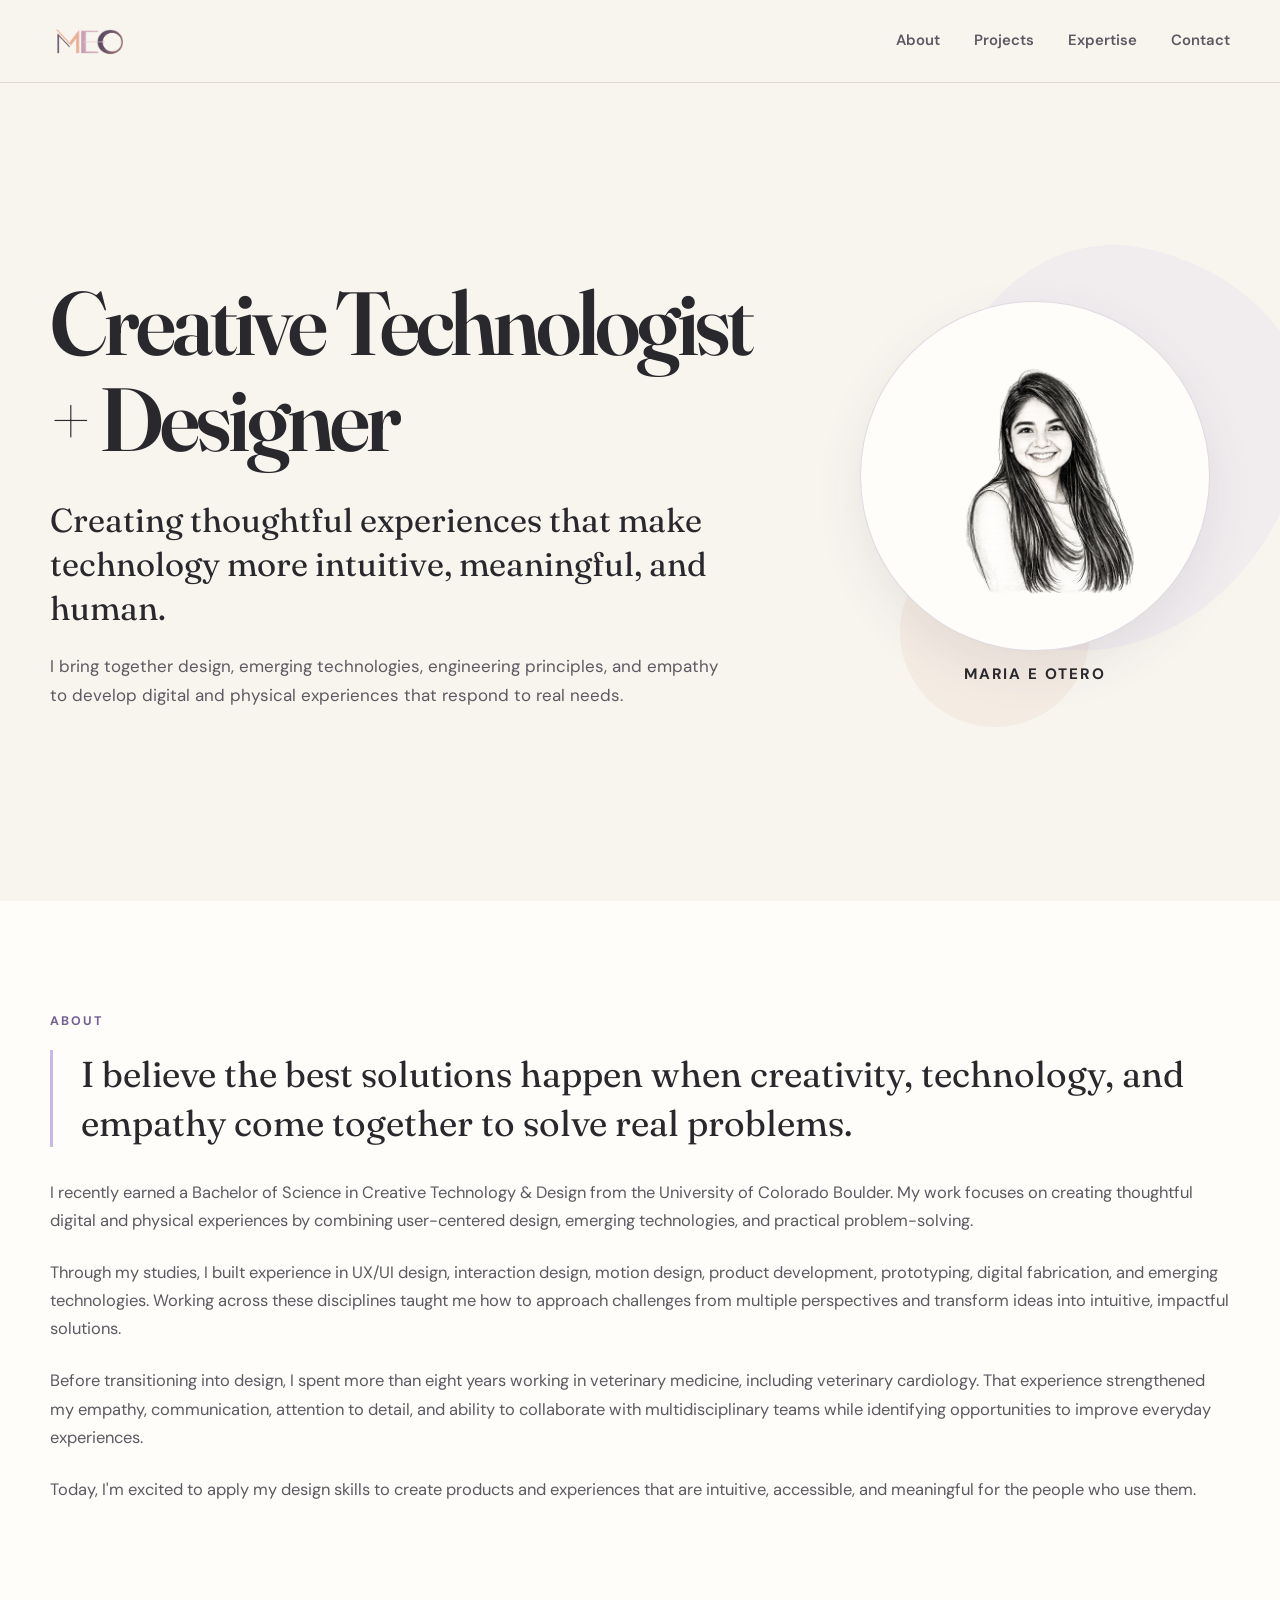
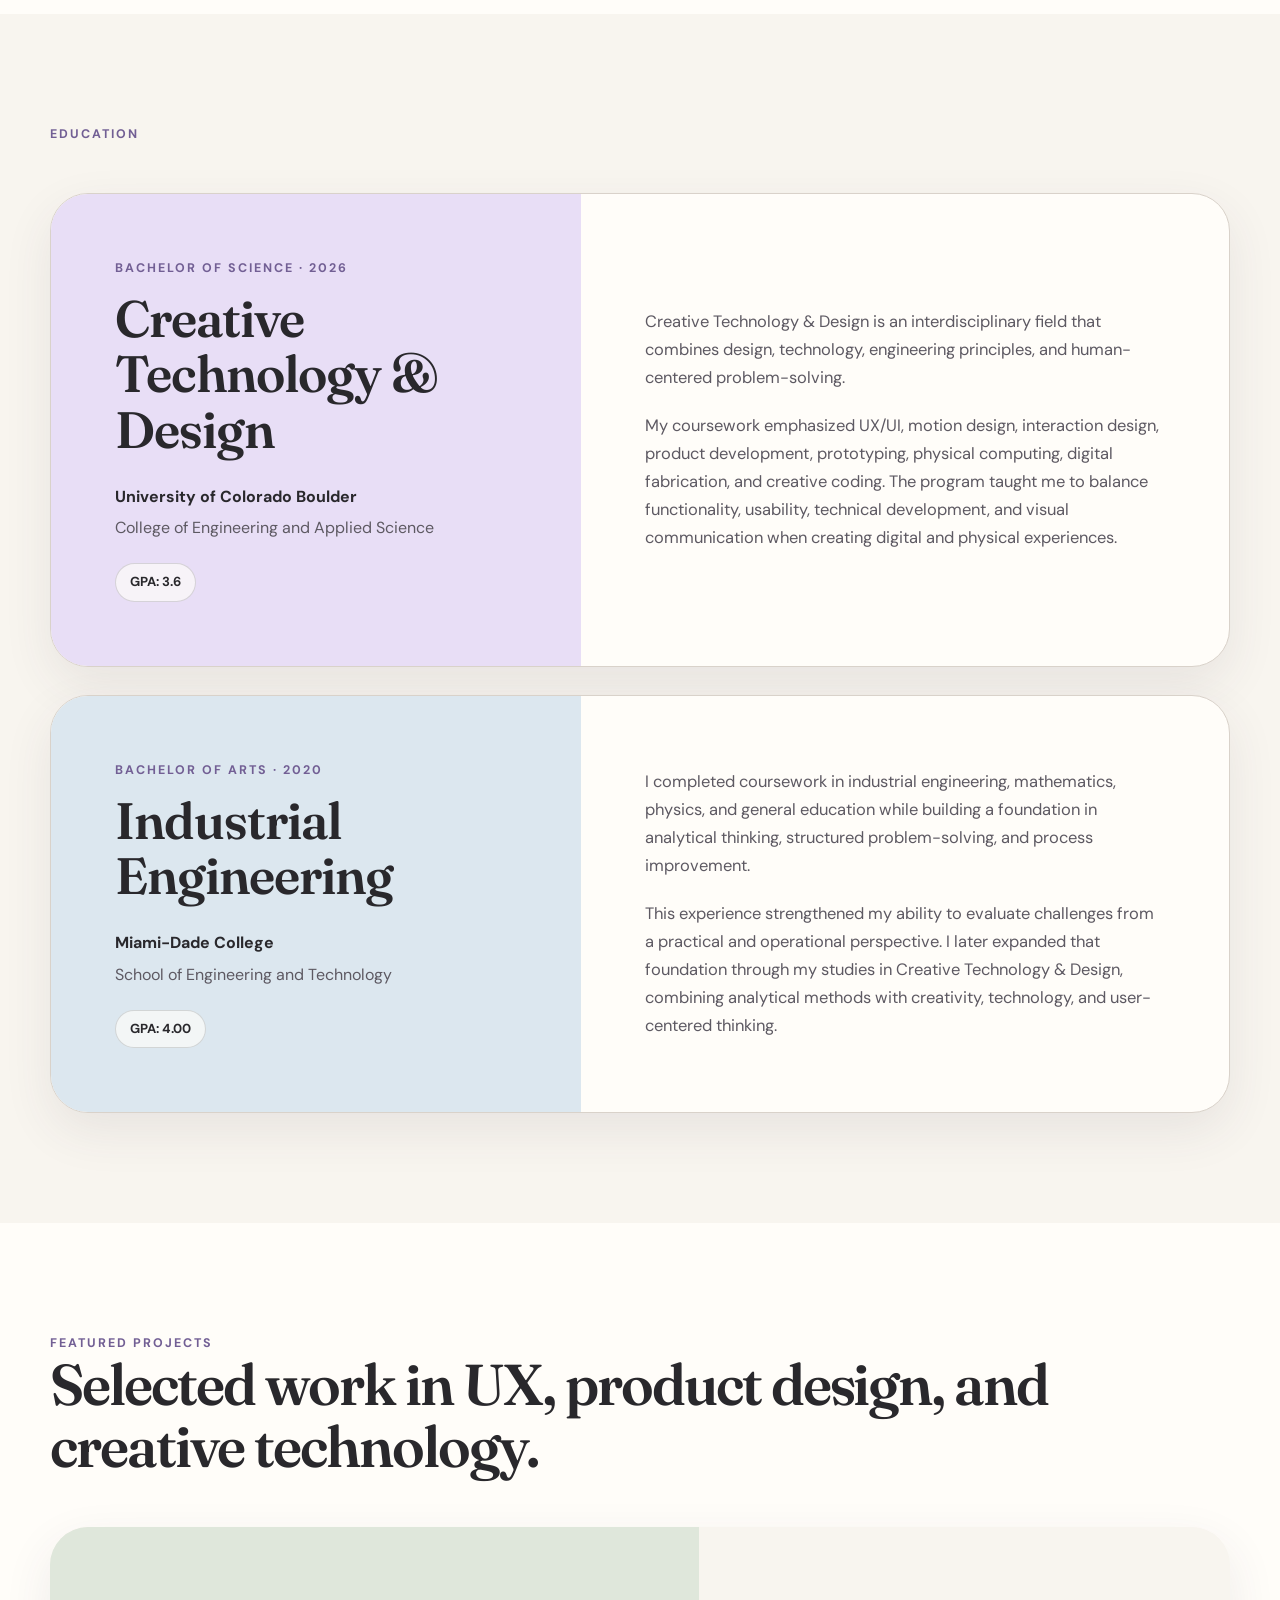
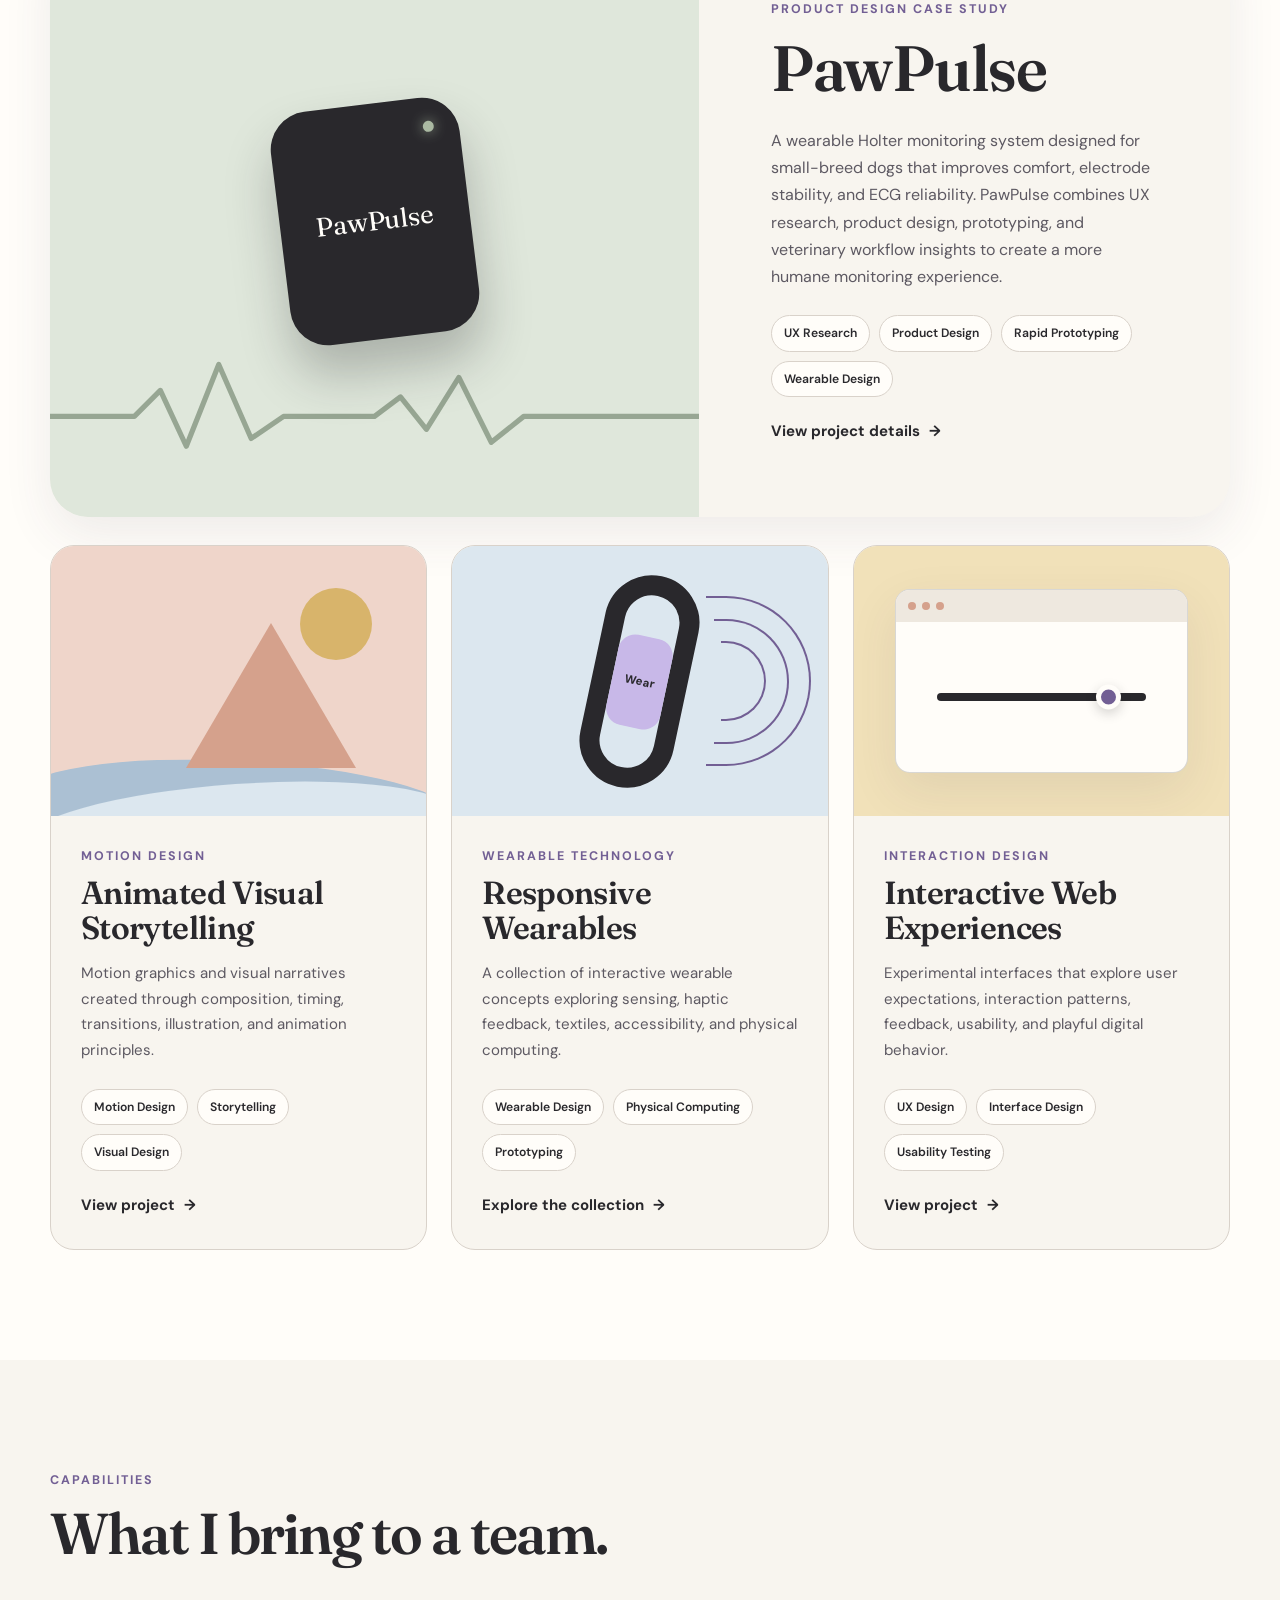
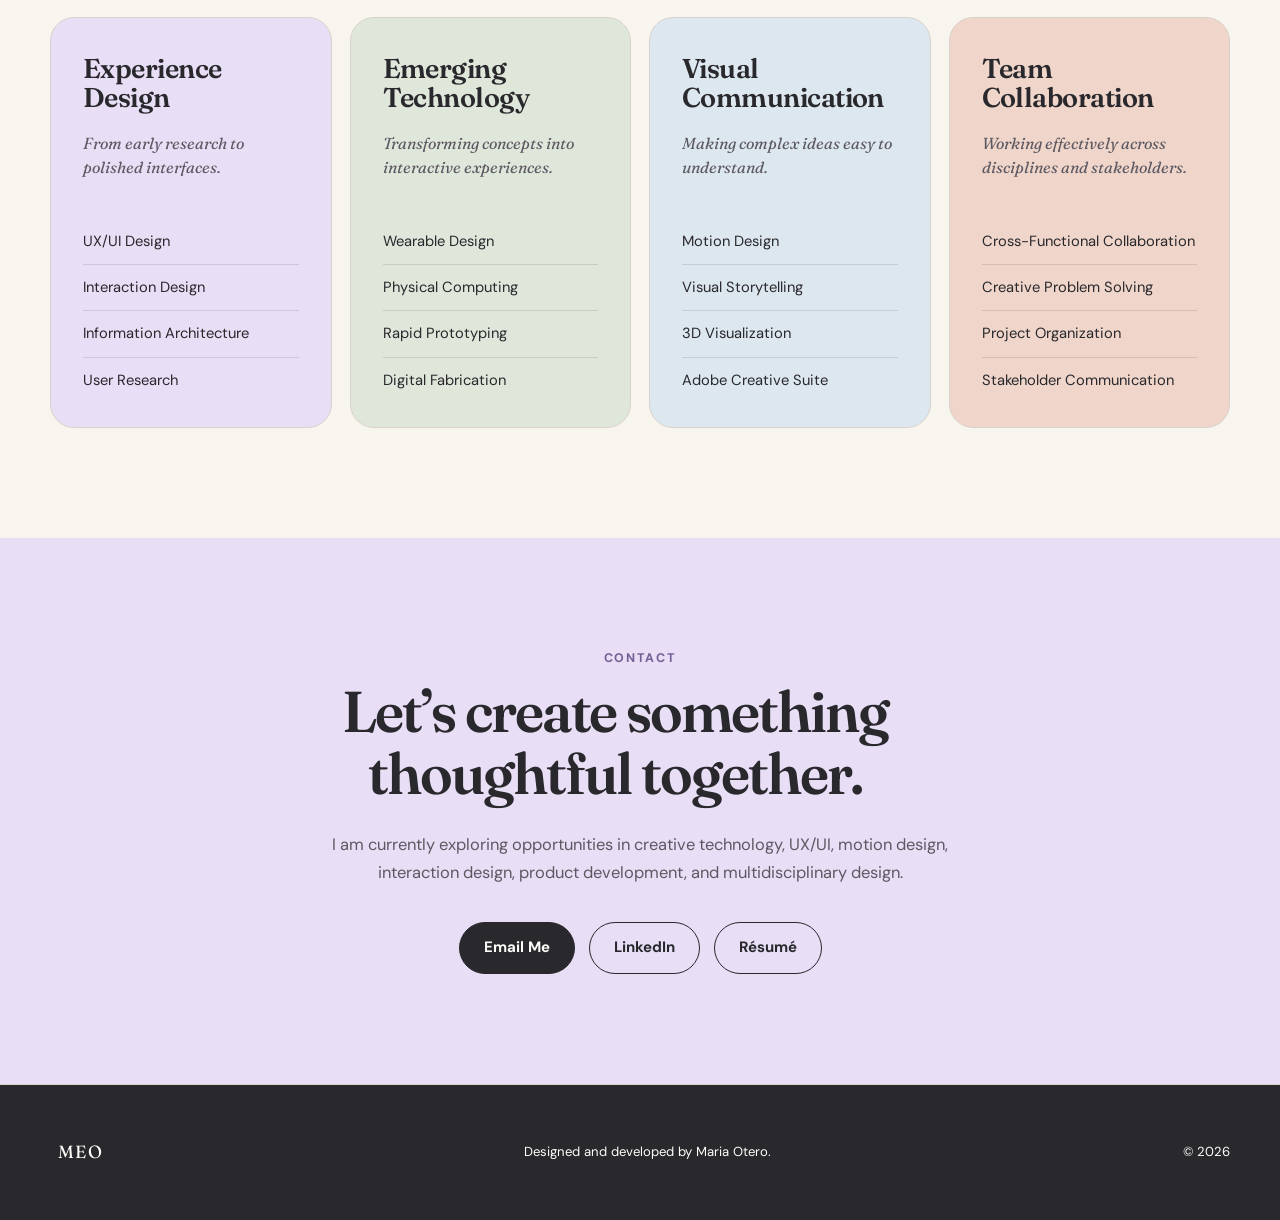
<file: index.html>
<!DOCTYPE html>
<html lang="en">
<head>
  <meta charset="UTF-8">

  <meta
    name="viewport"
    content="width=device-width, initial-scale=1.0"
  >

  <meta
    name="description"
    content="Portfolio of Maria Otero, a Creative Technologist and Designer creating thoughtful digital and physical experiences."
  >

  <title>Maria Otero | Creative Technologist + Designer</title>

  <link rel="stylesheet" href="style.css">
</head>

<body>

  <!-- Header and navigation -->
<header class="site-header">
  <nav class="navigation container" aria-label="Main navigation">

    <a class="brand" href="#home" aria-label="Maria Otero homepage">
  <img
    src="assets/images/meo-logo.png"
    alt="MEO Logo"
    class="brand-logo"
  >
</a>

    <div class="nav-links">
      <a href="#about">About</a>
      <a href="#projects">Projects</a>
      <a href="#expertise">Expertise</a>
      <a href="#contact">Contact</a>
    </div>

  </nav>
  </header>


  <main>

    <!-- Hero -->
<section class="hero section" id="home">
  <div class="hero-layout container">

    <div class="hero-content">

      <h1>Creative Technologist + Designer</h1>

      <p class="hero-tagline">
        Creating thoughtful experiences that make technology more
        intuitive, meaningful, and human.
      </p>

      <p class="hero-description">
        I bring together design, emerging technologies, engineering
        principles, and empathy to develop digital and physical
        experiences that respond to real needs.
      </p>

    </div>

    <div class="hero-art" aria-hidden="true">

      <div class="hero-shape hero-shape-one"></div>
      <div class="hero-shape hero-shape-two"></div>

      <div class="hero-portrait-group">

        <div class="hero-portrait-placeholder">
          <img
            class="hero-portrait"
            src="assets/images/maria-portrait.png"
            alt=""
          >
        </div>

        <p class="hero-portrait-name">Maria E Otero</p>

      </div>

    </div>

  </div>
</section>


    <!-- About -->
    <section class="about section" id="about">
      <div class="container">

        <p class="section-label">About</p>

        <div class="about-introduction">
          <p>
            I believe the best solutions happen when creativity, technology,
            and empathy come together to solve real problems.
          </p>
        </div>

        <div class="about-copy">
          <p>
            I recently earned a Bachelor of Science in Creative Technology & Design from the University of Colorado Boulder. My work focuses on creating thoughtful digital and physical experiences by combining user-centered design, emerging technologies, and practical problem-solving.
          </p>

          <p>
            Through my studies, I built experience in UX/UI design, interaction
    design, motion design, product development, prototyping, digital
    fabrication, and emerging technologies. Working across these disciplines
    taught me how to approach challenges from multiple perspectives and
    transform ideas into intuitive, impactful solutions.
          </p>

          <p>
            Before transitioning into design, I spent more than eight years working
    in veterinary medicine, including veterinary cardiology. That experience
    strengthened my empathy, communication, attention to detail, and ability
    to collaborate with multidisciplinary teams while identifying opportunities
    to improve everyday experiences.
          </p>

          <p>
            Today, I'm excited to apply my design skills to create products and
    experiences that are intuitive, accessible, and meaningful for the people
    who use them.
          </p>
        </div>

      </div>
    </section>


    <!-- Education -->
<section class="education section" id="education">
  <div class="container">

    <div class="section-heading">
      <p class="section-label">Education</p>
    </div>

    <div class="education-list">

      <!-- Creative Technology & Design degree -->
      <article class="education-card education-card-primary">

        <div class="education-main">
          <p class="card-eyebrow">Bachelor of Science · 2026</p>

          <h3>Creative Technology &amp; Design</h3>

          <p class="school-name">
            University of Colorado Boulder
          </p>

          <p class="college-name">
            College of Engineering and Applied Science
          </p>

          <p class="education-grade">
            GPA: 3.6
          </p>
        </div>

        <div class="education-description">
          <p>
            Creative Technology &amp; Design is an interdisciplinary field
            that combines design, technology, engineering principles, and
            human-centered problem-solving.
          </p>

          <p>
            My coursework emphasized UX/UI, motion design, interaction
            design, product development, prototyping, physical computing,
            digital fabrication, and creative coding. The program taught me
            to balance functionality, usability, technical development, and
            visual communication when creating digital and physical
            experiences.
          </p>
        </div>

      </article>


      <!-- Industrial Engineering degree -->
      <article class="education-card education-card-secondary">

        <div class="education-main">
          <p class="card-eyebrow">Bachelor of Arts · 2020</p>

          <h3>Industrial Engineering</h3>

          <p class="school-name">
            Miami-Dade College
          </p>

          <p class="college-name">
            School of Engineering and Technology
          </p>

          <p class="education-grade">
            GPA: 4.00
          </p>
        </div>

        <div class="education-description">
          <p>
            I completed coursework in industrial engineering, mathematics,
            physics, and general education while building a foundation in
            analytical thinking, structured problem-solving, and process
            improvement.
          </p>

          <p>
            This experience strengthened my ability to evaluate challenges
            from a practical and operational perspective. I later expanded
            that foundation through my studies in Creative Technology
            &amp; Design, combining analytical methods with creativity,
            technology, and user-centered thinking.
          </p>
        </div>

      </article>

    </div>

  </div>
</section>


    <!-- Projects -->
<section class="projects section" id="projects">
  <div class="container">

    <div class="section-heading">
      <div>
        <p class="section-label">Featured Projects</p>
        <h2>Selected work in UX, product design, and creative technology.</h2>
      </div>
    </div>

    <!-- Featured project -->
    <article class="featured-project">
      <div class="featured-project-visual">
        <div class="pawpulse-device">
          <span class="device-light"></span>
          <p>PawPulse</p>
        </div>

        <div class="signal-line" aria-hidden="true">
          <svg viewBox="0 0 500 100" role="presentation">
            <polyline
              points="0,55 65,55 85,35 105,78 130,15 155,72 180,55 250,55 270,40 290,65 315,25 340,75 365,55 500,55"
              fill="none"
              stroke="currentColor"
              stroke-width="4"
              stroke-linecap="round"
              stroke-linejoin="round"
            />
          </svg>
        </div>
      </div>

      <div class="featured-project-content">
        <p class="card-eyebrow">Product Design Case Study</p>

        <h3>PawPulse</h3>

        <p>
          A wearable Holter monitoring system designed for small-breed dogs
          that improves comfort, electrode stability, and ECG reliability.
          PawPulse combines UX research, product design, prototyping, and
          veterinary workflow insights to create a more humane monitoring
          experience.
        </p>

        <div class="project-tags">
          <span>UX Research</span>
          <span>Product Design</span>
          <span>Rapid Prototyping</span>
          <span>Wearable Design</span>
        </div>

        <a class="text-link" href="pawpulse.html">
          View project details
          <span aria-hidden="true">→</span>
        </a>
      </div>
    </article>

    <!-- Additional projects -->
    <div class="project-grid">

      <!-- Motion Design -->
      <article class="project-card">
        <div class="project-visual motion-visual" aria-hidden="true">
          <div class="motion-sun"></div>
          <div class="motion-wave wave-one"></div>
          <div class="motion-wave wave-two"></div>
          <div class="motion-volcano"></div>
        </div>

        <div class="project-card-content">
          <p class="card-eyebrow">Motion Design</p>

          <h3>Animated Visual Storytelling</h3>

          <p>
            Motion graphics and visual narratives created through composition,
            timing, transitions, illustration, and animation principles.
          </p>

          <div class="project-tags">
            <span>Motion Design</span>
            <span>Storytelling</span>
            <span>Visual Design</span>
          </div>

          <a class="text-link" href="motion-design.html">
            View project
            <span aria-hidden="true">→</span>
          </a>
        </div>
      </article>

      <!-- Wearable Technology -->
<article class="project-card">
  <div class="project-visual echoband-visual" aria-hidden="true">
    <div class="wristband">
      <div class="wristband-screen">Wear</div>
    </div>

    <span class="echo echo-one"></span>
    <span class="echo echo-two"></span>
    <span class="echo echo-three"></span>
  </div>

  <div class="project-card-content">
    <p class="card-eyebrow">Wearable Technology</p>

    <h3>Responsive Wearables</h3>

    <p>
      A collection of interactive wearable concepts exploring sensing,
      haptic feedback, textiles, accessibility, and physical computing.
    </p>

    <div class="project-tags">
      <span>Wearable Design</span>
      <span>Physical Computing</span>
      <span>Prototyping</span>
    </div>

    <a class="text-link" href="wearable-technology.html">
      Explore the collection
      <span aria-hidden="true">→</span>
    </a>
  </div>
</article>

      <!-- Interactive Web -->
      <article class="project-card">
        <div class="project-visual interaction-visual" aria-hidden="true">
          <div class="browser-window">
            <div class="browser-bar">
              <span></span>
              <span></span>
              <span></span>
            </div>

            <div class="browser-content">
              <div class="volume-control">
                <span class="volume-dot"></span>
              </div>
            </div>
          </div>
        </div>

        <div class="project-card-content">
          <p class="card-eyebrow">Interaction Design</p>

          <h3>Interactive Web Experiences</h3>

          <p>
            Experimental interfaces that explore user expectations,
            interaction patterns, feedback, usability, and playful digital
            behavior.
          </p>

          <div class="project-tags">
            <span>UX Design</span>
            <span>Interface Design</span>
            <span>Usability Testing</span>
          </div>

          <a class="text-link" href="interactive-web.html">
            View project
            <span aria-hidden="true">→</span>
          </a>
        </div>
      </article>

    </div>
  </div>
</section>


    <!-- Capabilities -->
<section class="skills section" id="expertise">
  <div class="container">

    <div class="section-heading">
      <div>
        <p class="section-label">Capabilities</p>

        <h2>What I bring to a team.</h2>
      </div>
    </div>

    <div class="skills-grid">

      <!-- Experience Design -->
      <article class="skill-card">

        <h3>Experience Design</h3>

        <p class="skill-description">
          From early research to polished interfaces.
        </p>

        <ul>
          <li>UX/UI Design</li>
          <li>Interaction Design</li>
          <li>Information Architecture</li>
          <li>User Research</li>
        </ul>

      </article>


      <!-- Emerging Technology -->
      <article class="skill-card">

        <h3>Emerging Technology</h3>

        <p class="skill-description">
          Transforming concepts into interactive experiences.
        </p>

        <ul>
          <li>Wearable Design</li>
          <li>Physical Computing</li>
          <li>Rapid Prototyping</li>
          <li>Digital Fabrication</li>
        </ul>

      </article>


      <!-- Visual Communication -->
      <article class="skill-card">

        <h3>Visual Communication</h3>

        <p class="skill-description">
          Making complex ideas easy to understand.
        </p>

        <ul>
          <li>Motion Design</li>
          <li>Visual Storytelling</li>
          <li>3D Visualization</li>
          <li>Adobe Creative Suite</li>
        </ul>

      </article>


      <!-- Team Collaboration -->
      <article class="skill-card">

        <h3>Team Collaboration</h3>

        <p class="skill-description">
          Working effectively across disciplines and stakeholders.
        </p>

        <ul>
          <li>Cross-Functional Collaboration</li>
          <li>Creative Problem Solving</li>
          <li>Project Organization</li>
          <li>Stakeholder Communication</li>
        </ul>

      </article>

    </div>

  </div>
</section>


    <!-- Contact -->
    <section class="contact section" id="contact">
      <div class="contact-container container">

        <p class="section-label">Contact</p>

        <h2>Let’s create something thoughtful together.</h2>

        <p class="contact-description">
          I am currently exploring opportunities in creative technology,
          UX/UI, motion design, interaction design, product development,
          and multidisciplinary design.
        </p>

        <div class="contact-buttons">
          
          <a
            class="button button-primary"
            href="mailto:meotero.94@gmail.com"
          >
            Email Me
          </a>

          <a
            class="button button-secondary"
            href="https://www.linkedin.com/in/mariae-otero/"
            target="_blank"
            rel="noopener noreferrer"
          >
            LinkedIn
          </a>

          <a
            class="button button-secondary"
            href="assets/resume/Maria-Otero-Resume.pdf"
            target="_blank"
            rel="noopener noreferrer"
          >
            Résumé
          </a>
        </div>

      </div>
    </section>

  </main>


  <!-- Footer -->
  <footer class="site-footer">
    <div class="footer-content container">
      <div class="footer-brand">
        <span class="brand-line"></span>
        <span>MEO</span>
        <span class="brand-line"></span>
      </div>

      <p>Designed and developed by Maria Otero.</p>
      <p>© 2026</p>
    </div>
  </footer>

</body>
</html>
</file>
<file: style.css>
/* -------------------------------------------------
   Google Fonts
-------------------------------------------------- */

@import url("https://fonts.googleapis.com/css2?family=DM+Sans:wght@400;500;600;700&family=Fraunces:opsz,wght@9..144,500;9..144,600;9..144,700&display=swap");


/* -------------------------------------------------
   Brand variables
-------------------------------------------------- */

:root {
  --cream: #f8f5ef;
  --cream-dark: #eee8df;
  --white: #fffdf9;

  --lavender: #c8b8e8;
  --lavender-light: #e8def6;
  --lavender-dark: #725f94;

  --terracotta: #d5a18c;
  --terracotta-light: #efd5ca;

  --sage: #aab9a2;
  --sage-light: #dfe7db;

  --blue: #abc0d3;
  --blue-light: #dce7ef;

  --mustard: #d8b46b;
  --mustard-light: #f1e1b9;

  --ink: #29282c;
  --ink-soft: #5d5962;
  --line: #d9d2ca;

  --heading-font: "Fraunces", Georgia, serif;
  --body-font: "DM Sans", Arial, sans-serif;

  --page-width: 1180px;
  --narrow-width: 850px;

  --radius-small: 14px;
  --radius-medium: 24px;
  --radius-large: 38px;

  --shadow-soft: 0 18px 50px rgba(63, 52, 74, 0.09);
  --transition: 180ms ease;
}


/* -------------------------------------------------
   Reset and global styles
-------------------------------------------------- */

* {
  box-sizing: border-box;
  margin: 0;
  padding: 0;
}

html {
  scroll-behavior: smooth;
}

body {
  background: var(--cream);
  color: var(--ink);
  font-family: var(--body-font);
  font-size: 16px;
  line-height: 1.7;
}

img,
svg {
  display: block;
  max-width: 100%;
}

a {
  color: inherit;
}

button,
a {
  -webkit-tap-highlight-color: transparent;
}

ul {
  list-style: none;
}

section {
  scroll-margin-top: 100px;
}

.container {
  width: min(calc(100% - 40px), var(--page-width));
  margin-inline: auto;
}

.narrow-container {
  max-width: var(--narrow-width);
}

.section {
  padding: 110px 0;
}

.section-label,
.eyebrow,
.card-eyebrow {
  color: var(--lavender-dark);
  font-size: 0.78rem;
  font-weight: 700;
  letter-spacing: 0.16em;
  text-transform: uppercase;
}

.section-heading {
  margin-bottom: 48px;
}

.contact h2 {
  max-width: 800px;
  margin-top: 12px;
}

h1,
h2,
h3 {
  font-family: var(--heading-font);
  font-weight: 600;
  line-height: 1.08;
}

h1 {
  max-width: 900px;
  font-size: clamp(3rem, 7vw, 6.7rem);
  letter-spacing: -0.045em;
}

h2 {
  font-size: clamp(2.2rem, 4.5vw, 4rem);
  letter-spacing: -0.035em;
}

h3 {
  font-size: clamp(1.55rem, 2.5vw, 2.2rem);
  letter-spacing: -0.02em;
}


/* -------------------------------------------------
   Navigation
-------------------------------------------------- */

.site-header {
  position: sticky;
  top: 0;
  z-index: 1000;
  border-bottom: 1px solid rgba(217, 210, 202, 0.75);
  background: rgba(248, 245, 239, 0.9);
  backdrop-filter: blur(14px);
}

.navigation {
  display: flex;
  min-height: 82px;
  align-items: center;
  justify-content: space-between;
}

.brand {
  display: inline-flex;
  align-items: center;
  gap: 8px;
  color: var(--ink);
  text-decoration: none;
}

.brand-logo {
  height: 48px;
  width: auto;
  display: block;
  transition: transform 0.25s ease;
}

.brand:hover .brand-logo {
  transform: scale(1.05);
}

.nav-links {
  display: flex;
  align-items: center;
  gap: 34px;
}

.nav-links a {
  position: relative;
  color: var(--ink-soft);
  font-size: 0.93rem;
  font-weight: 600;
  text-decoration: none;
}

.nav-links a::after {
  position: absolute;
  right: 0;
  bottom: -7px;
  left: 0;
  width: 0;
  height: 2px;
  margin: auto;
  background: var(--lavender-dark);
  content: "";
  transition: width var(--transition);
}

.nav-links a:hover,
.nav-links a:focus-visible {
  color: var(--ink);
}

.nav-links a:hover::after,
.nav-links a:focus-visible::after {
  width: 100%;
}


/* -------------------------------------------------
   Buttons and text links
-------------------------------------------------- */

.button {
  display: inline-flex;
  min-height: 52px;
  align-items: center;
  justify-content: center;
  border: 1px solid var(--ink);
  border-radius: 999px;
  padding: 12px 24px;
  font-size: 0.94rem;
  font-weight: 700;
  text-decoration: none;
  transition:
    transform var(--transition),
    background-color var(--transition),
    color var(--transition),
    box-shadow var(--transition);
}

.button:hover,
.button:focus-visible {
  transform: translateY(-3px);
}

.button-primary {
  background: var(--ink);
  color: var(--white);
}

.button-primary:hover,
.button-primary:focus-visible {
  box-shadow: 0 12px 28px rgba(41, 40, 44, 0.2);
}

.button-secondary {
  background: transparent;
  color: var(--ink);
}

.button-secondary:hover,
.button-secondary:focus-visible {
  background: var(--white);
}

.text-link {
  display: inline-flex;
  align-items: center;
  gap: 9px;
  margin-top: 22px;
  color: var(--ink);
  font-size: 0.94rem;
  font-weight: 700;
  text-decoration: none;
}

.text-link span {
  transition: transform var(--transition);
}

.text-link:hover span,
.text-link:focus-visible span {
  transform: translateX(5px);
}


/* -------------------------------------------------
   Hero
-------------------------------------------------- */

.hero {
  min-height: calc(100vh - 82px);
  display: flex;
  align-items: center;
  overflow: hidden;
}

.hero-layout {
  display: grid;
  align-items: center;
  gap: 65px;
  grid-template-columns: minmax(0, 1.3fr) minmax(320px, 0.7fr);
}

.hero-content {
  position: relative;
  z-index: 2;
}

.hero-content .eyebrow {
  margin-bottom: 20px;
}

.hero-tagline {
  max-width: 710px;
  margin-top: 30px;
  font-family: var(--heading-font);
  font-size: clamp(1.45rem, 2.6vw, 2.2rem);
  line-height: 1.32;
}

.hero-description {
  max-width: 670px;
  margin-top: 22px;
  color: var(--ink-soft);
  font-size: 1.06rem;
}

.hero-buttons {
  display: flex;
  flex-wrap: wrap;
  gap: 14px;
  margin-top: 36px;
}

.hero-art {
  position: relative;
  min-height: 520px;
}

.hero-shape {
  position: absolute;
  border-radius: 50%;
}

.hero-shape-one {
  top: 15px;
  right: -70px;
  width: 360px;
  height: 410px;
  border-radius: 45% 55% 60% 40% / 45% 38% 62% 55%;
  background: var(--lavender-light);
  transform: rotate(10deg);
}

.hero-shape-two {
  right: 140px;
  bottom: 25px;
  width: 190px;
  height: 190px;
  background: var(--terracotta-light);
}

.hero-portrait-placeholder {
  position: absolute;
  top: 95px;
  right: 35px;
  display: flex;
  width: 300px;
  height: 350px;
  flex-direction: column;
  align-items: center;
  justify-content: center;
  border: 1px solid rgba(114, 95, 148, 0.28);
  border-radius: 48% 52% 43% 57% / 50% 43% 57% 50%;
  background: rgba(255, 253, 249, 0.68);
  box-shadow: var(--shadow-soft);
  text-align: center;
  transform: rotate(-3deg);
}

.hero-portrait-placeholder span {
  font-family: var(--heading-font);
  font-size: 4.6rem;
  line-height: 1;
}

.hero-portrait-placeholder p {
  margin-top: 18px;
  color: var(--ink-soft);
  font-size: 0.78rem;
  font-weight: 700;
  letter-spacing: 0.12em;
  line-height: 1.5;
  text-transform: uppercase;
}

.hero-doodle {
  position: absolute;
  right: 180px;
  bottom: 0;
  width: 180px;
  color: var(--lavender-dark);
  transform: rotate(-8deg);
}

/* -------------------------------------------------
   About
-------------------------------------------------- */

.about {
  background: var(--white);
}

.about-introduction {
  margin-top: 18px;
  padding-left: 28px;
  border-left: 3px solid var(--lavender);
}

.about-introduction p {
  font-family: var(--heading-font);
  font-size: clamp(1.5rem, 3vw, 2.25rem);
  line-height: 1.35;
}

.about-copy {
  display: grid;
  gap: 24px;
  margin-top: 32px;
  color: var(--ink-soft);
  font-size: 1.03rem;
}


/* -------------------------------------------------
   Education
-------------------------------------------------- */

.education-list {
  display: grid;
  gap: 28px;
}

.education-card {
  display: grid;
  overflow: hidden;
  border: 1px solid var(--line);
  border-radius: var(--radius-large);
  background: var(--white);
  box-shadow: var(--shadow-soft);
  grid-template-columns: 0.9fr 1.1fr;
}

.education-main,
.education-description {
  padding: clamp(34px, 5vw, 64px);
}

.education-main {
  background: var(--lavender-light);
}

.education-card-secondary .education-main {
  background: var(--blue-light);
}

.education-main h3 {
  margin-top: 12px;
  font-size: clamp(2.2rem, 4vw, 3.5rem);
}

.school-name {
  margin-top: 26px;
  font-weight: 700;
}

.college-name {
  margin-top: 4px;
  color: var(--ink-soft);
}

.education-grade {
  display: inline-flex;
  margin-top: 22px;
  border: 1px solid rgba(41, 40, 44, 0.16);
  border-radius: 999px;
  background: rgba(255, 253, 249, 0.65);
  padding: 7px 14px;
  font-size: 0.82rem;
  font-weight: 700;
}

.education-description {
  display: flex;
  flex-direction: column;
  justify-content: center;
  gap: 20px;
  color: var(--ink-soft);
  font-size: 1.03rem;
}



/* -------------------------------------------------
   Projects
-------------------------------------------------- */

.projects {
  background: var(--white);
}

.featured-project {
  display: grid;
  overflow: hidden;
  border-radius: var(--radius-large);
  background: var(--cream);
  box-shadow: var(--shadow-soft);
  grid-template-columns: 1.1fr 0.9fr;
}

.featured-project-visual {
  position: relative;
  display: flex;
  min-height: 510px;
  align-items: center;
  justify-content: center;
  overflow: hidden;
  background: var(--sage-light);
}

.pawpulse-device {
  position: relative;
  z-index: 2;
  display: flex;
  width: 190px;
  height: 235px;
  align-items: center;
  justify-content: center;
  border-radius: 38px;
  background: var(--ink);
  box-shadow: 0 30px 50px rgba(41, 40, 44, 0.28);
  color: var(--white);
  transform: rotate(-7deg);
}

.pawpulse-device p {
  font-family: var(--heading-font);
  font-size: 1.65rem;
}

.device-light {
  position: absolute;
  top: 24px;
  right: 25px;
  width: 11px;
  height: 11px;
  border-radius: 50%;
  background: var(--sage);
  box-shadow: 0 0 13px rgba(170, 185, 162, 0.8);
}

.signal-line {
  position: absolute;
  bottom: 42px;
  left: 0;
  width: 100%;
  color: rgba(72, 94, 67, 0.48);
}

.featured-project-content {
  display: flex;
  flex-direction: column;
  justify-content: center;
  padding: clamp(36px, 6vw, 72px);
}

.featured-project-content h3 {
  margin-top: 13px;
  font-size: clamp(3rem, 5vw, 5rem);
}

.featured-project-content > p:not(.card-eyebrow) {
  margin-top: 25px;
  color: var(--ink-soft);
}

.project-tags {
  display: flex;
  flex-wrap: wrap;
  gap: 9px;
  margin-top: 25px;
}

.project-tags span {
  border: 1px solid var(--line);
  border-radius: 999px;
  background: var(--white);
  padding: 7px 12px;
  font-size: 0.76rem;
  font-weight: 600;
}

.project-grid {
  display: grid;
  gap: 24px;
  margin-top: 28px;
  grid-template-columns: repeat(3, minmax(0, 1fr));
}

.project-card {
  overflow: hidden;
  border: 1px solid var(--line);
  border-radius: var(--radius-medium);
  background: var(--cream);
  transition:
    transform var(--transition),
    box-shadow var(--transition);
}

.project-card:hover {
  transform: translateY(-6px);
  box-shadow: var(--shadow-soft);
}

.project-visual {
  position: relative;
  min-height: 270px;
  overflow: hidden;
}

.project-card-content {
  padding: 30px;
}

.project-card-content h3 {
  margin-top: 9px;
}

.project-card-content > p:not(.card-eyebrow) {
  margin-top: 16px;
  color: var(--ink-soft);
  font-size: 0.94rem;
}


/* -------------------------------------------------
   Motion project visual
-------------------------------------------------- */

.motion-visual {
  background: var(--terracotta-light);
}

.motion-sun {
  position: absolute;
  top: 42px;
  right: 54px;
  width: 72px;
  height: 72px;
  border-radius: 50%;
  background: var(--mustard);
}

.motion-volcano {
  position: absolute;
  right: 70px;
  bottom: 48px;
  width: 0;
  height: 0;
  border-right: 85px solid transparent;
  border-bottom: 145px solid var(--terracotta);
  border-left: 85px solid transparent;
}

.motion-wave {
  position: absolute;
  right: -30px;
  left: -30px;
  height: 90px;
  border-radius: 50%;
}

.wave-one {
  bottom: -35px;
  background: var(--blue);
  transform: rotate(3deg);
}

.wave-two {
  bottom: -58px;
  background: var(--blue-light);
  transform: rotate(-4deg);
}


/* -------------------------------------------------
   EchoBand project visual
-------------------------------------------------- */

.echoband-visual {
  display: flex;
  align-items: center;
  justify-content: center;
  background: var(--blue-light);
}

.wristband {
  position: relative;
  z-index: 2;
  display: flex;
  width: 95px;
  height: 215px;
  align-items: center;
  justify-content: center;
  border: 20px solid var(--ink);
  border-radius: 50px;
  transform: rotate(12deg);
}

.wristband-screen {
  display: flex;
  width: 72px;
  height: 92px;
  align-items: center;
  justify-content: center;
  border-radius: 17px;
  background: var(--lavender);
  font-size: 0.72rem;
  font-weight: 700;
}

.echo {
  position: absolute;
  border: 2px solid var(--lavender-dark);
  border-left: 0;
  border-radius: 0 100px 100px 0;
}

.echo-one {
  right: 62px;
  width: 45px;
  height: 80px;
}

.echo-two {
  right: 39px;
  width: 75px;
  height: 125px;
}

.echo-three {
  right: 17px;
  width: 105px;
  height: 170px;
}


/* -------------------------------------------------
   Interaction project visual
-------------------------------------------------- */

.interaction-visual {
  display: flex;
  align-items: center;
  justify-content: center;
  background: var(--mustard-light);
}

.browser-window {
  width: 78%;
  overflow: hidden;
  border: 1px solid rgba(41, 40, 44, 0.18);
  border-radius: 15px;
  background: var(--white);
  box-shadow: var(--shadow-soft);
}

.browser-bar {
  display: flex;
  gap: 6px;
  padding: 12px;
  background: var(--cream-dark);
}

.browser-bar span {
  width: 8px;
  height: 8px;
  border-radius: 50%;
  background: var(--terracotta);
}

.browser-content {
  display: flex;
  min-height: 150px;
  align-items: center;
  justify-content: center;
}

.volume-control {
  position: relative;
  width: 72%;
  height: 8px;
  border-radius: 999px;
  background: var(--ink);
}

.volume-dot {
  position: absolute;
  top: 50%;
  right: 12%;
  width: 25px;
  height: 25px;
  border: 5px solid var(--white);
  border-radius: 50%;
  background: var(--lavender-dark);
  box-shadow: 0 4px 12px rgba(41, 40, 44, 0.2);
  transform: translateY(-50%);
}

/* -------------------------------------------------
   Capabilities
-------------------------------------------------- */

.skills .section-heading {
  max-width: 760px;
  margin-bottom: 52px;
}

.skills .section-heading h2 {
  margin-top: 12px;
}

.skills-grid {
  display: grid;
  gap: 18px;
  grid-template-columns: repeat(4, minmax(0, 1fr));
}

.skill-card {
  display: flex;
  min-height: 370px;
  flex-direction: column;

  border: 1px solid var(--line);
  border-radius: var(--radius-medium);

  padding: 36px 32px;

  background: var(--white);
}

/* Card background colors */

.skill-card:nth-child(1) {
  background: var(--lavender-light);
}

.skill-card:nth-child(2) {
  background: var(--sage-light);
}

.skill-card:nth-child(3) {
  background: var(--blue-light);
}

.skill-card:nth-child(4) {
  background: var(--terracotta-light);
}

/* Card titles */

.skill-card h3 {
  margin: 0;

  font-size: clamp(1.7rem, 2.1vw, 2.15rem);
  line-height: 1.08;
}

/* Short supporting statement */

.skill-description {
  min-height: 76px;
  margin-top: 18px;

  color: var(--ink-soft);

  font-family: var(--heading-font);
  font-size: 1rem;
  font-style: italic;
  line-height: 1.5;
}

/* Capability lists */

.skill-card ul {
  display: grid;
  gap: 0;

  margin-top: 24px;
}

.skill-card li {
  padding: 12px 0;

  border-bottom: 1px solid rgba(41, 40, 44, 0.13);

  font-size: 0.92rem;
  line-height: 1.45;
}

.skill-card li:first-child {
  padding-top: 0;
}

.skill-card li:last-child {
  padding-bottom: 0;
  border-bottom: 0;
}

/* Tablet */

@media (max-width: 950px) {
  .skills-grid {
    grid-template-columns: repeat(2, minmax(0, 1fr));
  }

  .skill-card {
    min-height: 350px;
  }
}

/* Mobile */

@media (max-width: 650px) {
  .skills .section-heading {
    margin-bottom: 38px;
  }

  .skills-grid {
    grid-template-columns: 1fr;
  }

  .skill-card {
    min-height: auto;
    padding: 32px 26px;
  }

  .skill-description {
    min-height: auto;
  }
}


/* -------------------------------------------------
   Contact
-------------------------------------------------- */

.contact {
  background: var(--lavender-light);
  text-align: center;
}

.contact-container {
  max-width: 850px;
}

.contact-description {
  max-width: 650px;
  margin: 25px auto 0;
  color: var(--ink-soft);
  font-size: 1.03rem;
}

.contact-buttons {
  display: flex;
  flex-wrap: wrap;
  justify-content: center;
  gap: 14px;
  margin-top: 35px;
}


/* -------------------------------------------------
   Footer
-------------------------------------------------- */

.site-footer {
  border-top: 1px solid var(--line);
  background: var(--ink);
  color: var(--white);
}

.footer-content {
  display: flex;
  min-height: 135px;
  align-items: center;
  justify-content: space-between;
  gap: 25px;
  font-size: 0.82rem;
}

.footer-brand {
  display: inline-flex;
  align-items: center;
  gap: 8px;
  font-family: var(--heading-font);
  font-size: 1.1rem;
  letter-spacing: 0.08em;
}


/* -------------------------------------------------
   Tablet
-------------------------------------------------- */

@media (max-width: 950px) {
  .section {
    padding: 90px 0;
  }

  .hero {
    min-height: auto;
  }

  .hero-layout {
    grid-template-columns: 1fr;
  }

  .hero-art {
    min-height: 430px;
    max-width: 520px;
    width: 100%;
    margin-inline: auto;
  }

  .hero-portrait-placeholder {
    right: 80px;
  }

  .education-card {
    grid-template-columns: 1fr;
  }


  .featured-project {
    grid-template-columns: 1fr;
  }

  .featured-project-visual {
    min-height: 420px;
  }

  .project-grid {
    grid-template-columns: repeat(2, minmax(0, 1fr));
  }

  .project-card:last-child {
    grid-column: 1 / -1;
  }

  .skills-grid {
    grid-template-columns: repeat(2, minmax(0, 1fr));
  }
}


/* -------------------------------------------------
   Mobile
-------------------------------------------------- */

@media (max-width: 650px) {
  .container {
    width: min(calc(100% - 28px), var(--page-width));
  }

  .section {
    padding: 75px 0;
  }

  .navigation {
    min-height: auto;
    flex-direction: column;
    gap: 16px;
    padding: 18px 0;
  }

  .nav-links {
    width: 100%;
    justify-content: space-between;
    gap: 12px;
  }

  .nav-links a {
    font-size: 0.82rem;
  }

  h1 {
    font-size: clamp(2.7rem, 14vw, 4.7rem);
  }

  .hero {
    padding-top: 75px;
  }

  .hero-tagline {
    font-size: 1.45rem;
  }

  .hero-buttons,
  .contact-buttons {
    flex-direction: column;
  }

  .button {
    width: 100%;
  }

  .hero-art {
    min-height: 350px;
  }

  .hero-shape-one {
    right: -45px;
    width: 280px;
    height: 320px;
  }

  .hero-shape-two {
    right: auto;
    bottom: 15px;
    left: 5px;
    width: 145px;
    height: 145px;
  }

  .hero-portrait-placeholder {
    top: 40px;
    right: 20px;
    width: 245px;
    height: 285px;
  }

  .hero-portrait-placeholder span {
    font-size: 3.7rem;
  }

  .hero-doodle {
    right: 120px;
    bottom: -10px;
    width: 145px;
  }

  .section-heading {
    margin-bottom: 72px;
  }

  .education-main,
  .education-description,
  .featured-project-content {
    padding: 32px 25px;
  }

  .project-grid,
  .skills-grid {
    grid-template-columns: 1fr;
  }

  .project-card:last-child {
    grid-column: auto;
  }

  .featured-project-visual {
    min-height: 350px;
  }

  .skill-card {
    min-height: auto;
  }

  .footer-content {
    flex-direction: column;
    justify-content: center;
    padding: 35px 0;
    text-align: center;
  }
}


/* -------------------------------------------------
   Reduced motion accessibility
-------------------------------------------------- */

@media (prefers-reduced-motion: reduce) {
  html {
    scroll-behavior: auto;
  }

  *,
  *::before,
  *::after {
    transition-duration: 0.01ms !important;
  }
}

/* Portrait inside the hero artwork */

.hero-portrait-group {
  position: absolute;
  inset: 0;
  z-index: 3;

  display: flex;
  flex-direction: column;
  align-items: center;
  justify-content: center;
}

.hero-portrait-placeholder {
  position: static !important;
  inset: auto !important;
  transform: none !important;

  width: 340px;
  height: 340px;

  display: flex;
  align-items: center;
  justify-content: center;

  overflow: hidden;
  border-radius: 50%;
}

.hero-portrait {
  position: static !important;
  width: 95%;
  height: 95%;
  object-fit: contain;
  display: block;
}

.hero-portrait-name {
  position: static !important;
  transform: none !important;

  margin: 0.75rem 0 0;
  font-size: 1rem;
  font-weight: 700;
  letter-spacing: 0.18em;
  line-height: 1.2;
  text-align: center;
  text-transform: uppercase;
}

/* ==========================================
   Header Logo
========================================== */

.brand {
  display: flex;
  align-items: center;
  text-decoration: none;
}

.brand-logo {
  height: 48px;
  width: auto;
  display: block;
  transition: transform 0.25s ease;
}

.brand:hover .brand-logo {
  transform: scale(1.05);
}

/* ==================================================
   PAWPULSE CASE STUDY
   ================================================== */

.case-study-page {
  background: var(--cream);
  color: var(--ink);
}

.case-study-page section[id] {
  scroll-margin-top: 155px;
}

.case-study-header {
  background: rgba(248, 245, 239, 0.94);
}

.case-hero {
  padding: 85px 0 75px;
}

.case-back-link {
  display: inline-flex;
  align-items: center;
  gap: 10px;
  margin-bottom: 55px;
  color: var(--ink-soft);
  font-size: 0.92rem;
  font-weight: 700;
  text-decoration: none;
  transition: color var(--transition), transform var(--transition);
}

.case-back-link:hover,
.case-back-link:focus-visible {
  color: var(--ink);
  transform: translateX(-4px);
}

.case-hero-grid {
  display: grid;
  grid-template-columns: minmax(0, 1.3fr) minmax(280px, 0.7fr);
  gap: 75px;
  align-items: end;
}

.case-project-type {
  margin-bottom: 18px;
  color: var(--lavender-dark);
  font-size: 0.78rem;
  font-weight: 700;
  letter-spacing: 0.16em;
  text-transform: uppercase;
}

.case-hero h1 {
  max-width: none;
  font-size: clamp(4.8rem, 10vw, 8.5rem);
  line-height: 0.9;
  letter-spacing: -0.065em;
}

.case-hero-summary {
  max-width: 850px;
  margin-top: 30px;
  font-family: var(--heading-font);
  font-size: clamp(1.45rem, 2.7vw, 2.45rem);
  line-height: 1.25;
  letter-spacing: -0.025em;
}

.case-hero-introduction p {
  color: var(--ink-soft);
  font-size: 1rem;
  line-height: 1.75;
}

.case-meta-grid {
  display: grid;
  grid-template-columns: repeat(4, minmax(0, 1fr));
  margin-top: 65px;
  padding: 28px 0;
  border-top: 1px solid var(--line);
  border-bottom: 1px solid var(--line);
}

.case-meta-item {
  padding: 0 25px;
  border-right: 1px solid var(--line);
}

.case-meta-item:first-child { padding-left: 0; }
.case-meta-item:last-child { padding-right: 0; border-right: 0; }

.case-meta-label {
  margin-bottom: 8px;
  color: var(--lavender-dark);
  font-size: 0.74rem;
  font-weight: 700;
  letter-spacing: 0.12em;
  text-transform: uppercase;
}

.case-meta-item > p:last-child {
  font-size: 0.9rem;
  line-height: 1.5;
}

.case-hero-media,
.case-wide-media,
.case-photo-grid figure,
.case-final-grid figure,
.case-ecg-block figure,
.case-video-card {
  margin: 0;
}

.case-hero-media,
.case-wide-media {
  margin-top: 55px;
}

.case-wide-media-first {
  margin-top: 0;
  margin-bottom: 30px;
}

.case-hero-media img,
.case-wide-media img,
.case-photo-grid img,
.case-process-card > img,
.case-final-grid img,
.case-ecg-block img,
.case-video-card video {
  display: block;
  width: 100%;
  max-width: 100%;
  object-fit: contain;
  object-position: center;
  border-radius: var(--radius-medium);
  background: #efece6;
}

.case-hero-media img {
  height: auto;
  max-height: 760px;
}

.case-wide-media img {
  height: auto;
  max-height: 850px;
}

.case-photo-grid img {
  height: 390px;
  padding: 10px;
}

.case-process-card > img {
  height: 320px;
  padding: 10px;
  border-radius: 0;
  border-bottom: 1px solid var(--line);
}

.case-final-grid img {
  height: 520px;
  padding: 10px;
}

.case-final-primary img {
  height: 700px;
}

.case-ecg-block img {
  height: auto;
  max-height: 620px;
  padding: 10px;
}

.case-video-card video {
  height: 480px;
  background: #111;
}

.case-hero-media figcaption,
.case-wide-media figcaption,
.case-photo-grid figcaption,
.case-final-grid figcaption,
.case-ecg-block figcaption,
.case-video-card figcaption {
  margin-top: 12px;
  color: var(--ink-soft);
  font-size: 0.82rem;
  line-height: 1.5;
}

.case-section-navigation {
  position: sticky;
  top: 82px;
  z-index: 900;
  border-top: 1px solid rgba(217, 210, 202, 0.8);
  border-bottom: 1px solid rgba(217, 210, 202, 0.8);
  background: rgba(248, 245, 239, 0.94);
  backdrop-filter: blur(14px);
  -webkit-backdrop-filter: blur(14px);
}

.case-section-navigation-inner {
  display: flex;
  gap: 34px;
  overflow-x: auto;
  scrollbar-width: none;
}

.case-section-navigation-inner::-webkit-scrollbar { display: none; }

.case-section-navigation a {
  flex: 0 0 auto;
  padding: 16px 0;
  color: var(--ink-soft);
  font-size: 0.83rem;
  font-weight: 700;
  text-decoration: none;
}

.case-section-navigation a:hover,
.case-section-navigation a:focus-visible {
  color: var(--lavender-dark);
}

.case-section {
  padding: 95px 0;
}

.case-section-muted {
  background: var(--white);
}

.case-section-grid {
  display: grid;
  grid-template-columns: minmax(270px, 0.85fr) minmax(0, 1.15fr);
  gap: 90px;
  align-items: start;
}

.case-section-heading h2,
.case-section-intro h2 {
  max-width: 900px;
  margin-top: 13px;
  font-size: clamp(2.35rem, 4.5vw, 4rem);
  line-height: 1.05;
  letter-spacing: -0.04em;
}

.case-section-content {
  max-width: 690px;
}

.case-section-content > p {
  margin-bottom: 20px;
  color: var(--ink-soft);
  font-size: 1.02rem;
  line-height: 1.75;
}

.case-section-content > p:last-child { margin-bottom: 0; }

.case-section-content .case-lead {
  margin-bottom: 26px;
  color: var(--ink);
  font-family: var(--heading-font);
  font-size: clamp(1.35rem, 2.1vw, 1.75rem);
  line-height: 1.4;
}

.case-section-intro {
  max-width: 900px;
  margin-bottom: 55px;
}

.case-section-intro > p:last-child {
  max-width: 680px;
  margin-top: 22px;
  color: var(--ink-soft);
  font-size: 1.02rem;
  line-height: 1.75;
}

.case-photo-grid {
  display: grid;
  gap: 22px;
  margin-top: 45px;
}

.case-photo-grid-three {
  grid-template-columns: repeat(3, minmax(0, 1fr));
}

.case-compact-points {
  display: grid;
  grid-template-columns: repeat(3, minmax(0, 1fr));
  gap: 20px;
  margin-top: 45px;
}

.case-compact-points article {
  min-height: 220px;
  padding: 30px;
  border: 1px solid var(--line);
  border-radius: var(--radius-medium);
  background: var(--cream);
}

.case-feature-number,
.case-process-number {
  color: var(--lavender-dark);
  font-size: 0.76rem;
  font-weight: 700;
  letter-spacing: 0.12em;
}

.case-compact-points .case-feature-number,
.case-process-card .case-process-number,
.case-solution-features .case-feature-number {
  margin-bottom: 30px;
}

.case-compact-points h3,
.case-process-card h3,
.case-solution-features h3 {
  margin-bottom: 14px;
}

.case-compact-points p:last-child,
.case-process-card p:last-child,
.case-solution-features p:last-child {
  color: var(--ink-soft);
  font-size: 0.94rem;
  line-height: 1.65;
}

.case-key-insight {
  display: grid;
  grid-template-columns: 150px minmax(0, 1fr);
  gap: 55px;
  margin-top: 45px;
  padding: 40px;
  border-radius: var(--radius-medium);
  background: var(--ink);
  color: var(--white);
}

.case-key-insight-label {
  padding-top: 4px;
  color: rgba(255, 253, 249, 0.62);
  font-size: 0.74rem;
  font-weight: 700;
  letter-spacing: 0.13em;
  text-transform: uppercase;
}

.case-key-insight > p:last-child {
  font-family: var(--heading-font);
  font-size: clamp(1.35rem, 2.4vw, 2.05rem);
  line-height: 1.4;
}

.case-process-grid {
  display: grid;
  grid-template-columns: repeat(3, minmax(0, 1fr));
  gap: 22px;
}

.case-process-card {
  overflow: hidden;
  border: 1px solid var(--line);
  border-radius: var(--radius-medium);
  background: var(--cream);
}

.case-process-card > div {
  padding: 28px;
}

.case-metric-grid {
  display: grid;
  grid-template-columns: repeat(3, minmax(0, 1fr));
  gap: 18px;
  margin-top: 50px;
}

.case-metric-grid article {
  padding: 30px;
  border: 1px solid var(--line);
  border-radius: var(--radius-medium);
  background: var(--white);
}

.case-metric-grid strong,
.case-metric-grid span {
  display: block;
}

.case-metric-grid strong {
  font-family: var(--heading-font);
  font-size: 1.75rem;
}

.case-metric-grid span {
  margin-top: 8px;
  color: var(--ink-soft);
  font-size: 0.9rem;
}

.case-media-pair {
  display: grid;
  grid-template-columns: repeat(2, minmax(0, 1fr));
  gap: 24px;
  margin-top: 55px;
}

.case-video-card {
  overflow: hidden;
}

.case-video-card figcaption {
  display: grid;
  gap: 3px;
}

.case-video-card figcaption strong {
  color: var(--ink);
}

.case-ecg-block {
  display: grid;
  grid-template-columns: minmax(250px, 0.7fr) minmax(0, 1.3fr);
  gap: 55px;
  align-items: center;
  margin-top: 70px;
  padding: 45px;
  border-radius: var(--radius-large);
  background: var(--white);
}

.case-ecg-copy h3 {
  margin-top: 12px;
  font-size: clamp(2rem, 3.5vw, 3rem);
}

.case-ecg-copy > p:last-child {
  margin-top: 20px;
  color: var(--ink-soft);
}

.case-final-grid {
  display: grid;
  grid-template-columns: 1.25fr 0.75fr;
  gap: 24px;
  margin-top: 55px;
  align-items: start;
}

.case-solution-features {
  display: grid;
  grid-template-columns: repeat(4, minmax(0, 1fr));
  margin-top: 45px;
  border-top: 1px solid var(--line);
  border-bottom: 1px solid var(--line);
}

.case-solution-features article {
  min-height: 235px;
  padding: 30px 25px;
  border-right: 1px solid var(--line);
}

.case-solution-features article:first-child { padding-left: 0; }
.case-solution-features article:last-child { padding-right: 0; border-right: 0; }

.case-next-project {
  padding: 35px 0 85px;
}

.case-next-project-link {
  display: grid;
  grid-template-columns: 120px minmax(0, 1fr) auto;
  gap: 35px;
  align-items: center;
  padding: 45px 0;
  border-top: 1px solid var(--line);
  border-bottom: 1px solid var(--line);
  color: var(--ink);
  text-decoration: none;
}

.case-next-project-label {
  color: var(--ink-soft);
  font-size: 0.74rem;
  font-weight: 700;
  letter-spacing: 0.11em;
  text-transform: uppercase;
}

.case-next-project-title {
  font-family: var(--heading-font);
  font-size: clamp(2rem, 4vw, 3.8rem);
  line-height: 1;
  letter-spacing: -0.04em;
}

.case-next-project-arrow {
  font-size: 2.3rem;
}

@media (max-width: 1000px) {
  .case-hero-grid,
  .case-section-grid,
  .case-ecg-block {
    grid-template-columns: 1fr;
    gap: 42px;
  }

  .case-meta-grid { grid-template-columns: repeat(2, minmax(0, 1fr)); }
  .case-photo-grid-three,
  .case-process-grid { grid-template-columns: 1fr; }

  .case-photo-grid img,
  .case-process-card > img { height: 460px; }

  .case-final-grid { grid-template-columns: 1fr; }
  .case-final-grid img,
  .case-final-primary img { height: auto; max-height: 760px; }

  .case-solution-features { grid-template-columns: repeat(2, minmax(0, 1fr)); }
  .case-solution-features article:nth-child(2) { border-right: 0; }
  .case-solution-features article:nth-child(-n+2) { border-bottom: 1px solid var(--line); }
}

@media (max-width: 650px) {
  .case-study-page section[id] { scroll-margin-top: 185px; }
  .case-hero { padding: 65px 0 55px; }
  .case-back-link { margin-bottom: 38px; }
  .case-hero h1 { font-size: clamp(4rem, 21vw, 6rem); }
  .case-hero-summary { font-size: 1.5rem; }

  .case-meta-grid,
  .case-metric-grid,
  .case-media-pair,
  .case-solution-features { grid-template-columns: 1fr; }

  .case-meta-item,
  .case-meta-item:first-child,
  .case-meta-item:last-child {
    padding: 20px 0;
    border-right: 0;
    border-bottom: 1px solid var(--line);
  }

  .case-meta-item:last-child { border-bottom: 0; }
  .case-section-navigation { top: 120px; }
  .case-section-navigation-inner { gap: 25px; }
  .case-section { padding: 72px 0; }

  .case-photo-grid img,
  .case-process-card > img,
  .case-video-card video {
    height: auto;
    max-height: 520px;
  }

  .case-key-insight { grid-template-columns: 1fr; gap: 18px; padding: 30px 25px; }
  .case-ecg-block { padding: 30px 22px; }

  .case-solution-features article,
  .case-solution-features article:first-child,
  .case-solution-features article:last-child {
    min-height: auto;
    padding: 28px 0;
    border-right: 0;
    border-bottom: 1px solid var(--line);
  }

  .case-solution-features article:last-child { border-bottom: 0; }

  .case-next-project-link {
    grid-template-columns: 1fr auto;
    gap: 16px;
  }

  .case-next-project-label { grid-column: 1 / -1; }
}

/* ==================================================
   WEARABLE TECHNOLOGY COLLECTION
   ================================================== */

.wearable-page {
  background: var(--cream);
}

.wearable-hero {
  padding: 75px 0 85px;
}

.wearable-hero-grid {
  display: grid;
  grid-template-columns: minmax(0, 1.2fr) minmax(300px, 0.8fr);
  gap: 70px;
  align-items: end;
}

.wearable-hero h1 {
  margin-top: 14px;
  font-size: clamp(4rem, 8vw, 7rem);
}

.wearable-hero-copy {
  color: var(--ink-soft);
  font-family: var(--heading-font);
  font-size: clamp(1.35rem, 2.3vw, 1.9rem);
  line-height: 1.4;
}

.wearable-collection-summary {
  display: grid;
  grid-template-columns: repeat(3, minmax(0, 1fr));
  margin-top: 65px;
  border-top: 1px solid var(--line);
  border-bottom: 1px solid var(--line);
}

.wearable-collection-summary article {
  min-height: 135px;
  padding: 28px 24px;
  border-right: 1px solid var(--line);
}

.wearable-collection-summary article:first-child { padding-left: 0; }
.wearable-collection-summary article:last-child { padding-right: 0; border-right: 0; }

.wearable-collection-summary span {
  color: var(--lavender-dark);
  font-size: 0.75rem;
  font-weight: 700;
  letter-spacing: 0.14em;
}

.wearable-collection-summary p {
  margin-top: 12px;
  font-family: var(--heading-font);
  font-size: 1.25rem;
  line-height: 1.25;
}

.wearable-project-section { padding: 110px 0; }
.wearable-project-light { background: var(--white); }

.wearable-project-heading {
  display: block;
  margin-bottom: 55px;
}

.wearable-project-title { max-width: 760px; }

.wearable-project-number {
  margin-bottom: 18px;
  color: var(--lavender-dark);
  font-size: 0.82rem;
  font-weight: 700;
  letter-spacing: 0.28em;
  text-transform: uppercase;
}

.wearable-project-title h2 {
  margin: 0;
  font-size: clamp(3.2rem, 6vw, 5.2rem);
  line-height: 0.95;
}

.wearable-project-tagline {
  max-width: 620px;
  margin-top: 22px;
  color: var(--ink-soft);
  font-family: var(--heading-font);
  font-size: 1.45rem;
  line-height: 1.45;
}

.wearable-project-description {
  max-width: 760px;
  margin: -20px 0 50px;
}

.wearable-project-description p {
  color: var(--ink-soft);
  font-size: 1rem;
  line-height: 1.8;
}

.wearable-project-feature {
  display: grid;
  grid-template-columns: minmax(0, 1.45fr) minmax(250px, 0.55fr);
  gap: 28px;
  margin-top: 55px;
}

.wearable-feature-image {
  overflow: hidden;
  border: 1px solid var(--line);
  border-radius: var(--radius-large);
  background: var(--cream);
}

.wearable-feature-image img {
  display: block;
  width: 100%;
  height: 520px;
  object-fit: cover;
  object-position: center;
}

.wearable-feature-image-contain img {
  height: auto;
  min-height: 520px;
  object-fit: contain;
  background: var(--white);
}

.wearable-feature-details {
  display: flex;
  flex-direction: column;
  justify-content: center;
  overflow: hidden;
  border: 1px solid var(--line);
  border-radius: var(--radius-large);
  background: var(--cream);
  padding: 20px 38px;
}

.wearable-feature-details > div {
  padding: 28px 0;
  border-bottom: 1px solid var(--line);
}

.wearable-feature-details > div:last-child { border-bottom: 0; }

.wearable-detail-label {
  margin-bottom: 7px;
  color: var(--lavender-dark);
  font-size: 0.72rem;
  font-weight: 700;
  letter-spacing: 0.14em;
  text-transform: uppercase;
}

.wearable-feature-details div p:last-child { color: var(--ink-soft); }

.wearable-gallery {
  display: grid;
  grid-template-columns: repeat(3, minmax(0, 1fr));
  gap: 22px;
  margin-top: 28px;
}

.wearable-gallery-card,
.wearable-gallery-placeholder {
  overflow: hidden;
  border: 1px solid var(--line);
  border-radius: var(--radius-medium);
  background: var(--cream);
}

.wearable-gallery-card {
  transition: transform var(--transition), box-shadow var(--transition);
}

.wearable-gallery-card:hover {
  transform: translateY(-6px);
  box-shadow: var(--shadow-soft);
}

.wearable-gallery-card img {
  display: block;
  width: 100%;
  aspect-ratio: 4 / 3;
  object-fit: cover;
}

.wearable-gallery-card figcaption,
.wearable-gallery-placeholder figcaption {
  min-height: 116px;
  padding: 22px;
}

.wearable-gallery-card strong,
.wearable-gallery-placeholder figcaption strong {
  display: block;
  margin-bottom: 6px;
  font-family: var(--heading-font);
  font-size: 1.05rem;
  font-weight: 600;
}

.wearable-gallery-card span,
.wearable-gallery-placeholder figcaption span {
  color: var(--ink-soft);
  font-size: 0.88rem;
  line-height: 1.5;
}

.wearable-gallery-placeholder > div {
  display: flex;
  min-height: 285px;
  align-items: center;
  justify-content: center;
  background: var(--lavender-light);
  padding: 25px;
  color: var(--ink-soft);
  text-align: center;
}

.wearable-gallery-placeholder:nth-child(2) > div { background: var(--sage-light); }
.wearable-gallery-placeholder:nth-child(3) > div { background: var(--blue-light); }

.wearable-project-note {
  max-width: 820px;
  margin-top: 50px;
  padding: 30px;
  border-left: 4px solid var(--lavender);
  border-radius: 0 18px 18px 0;
  background: var(--white);
}

.wearable-project-light .wearable-project-note { background: var(--cream); }

.wearable-project-note p:last-child {
  margin-top: 10px;
  color: var(--ink-soft);
  line-height: 1.7;
}

@media (max-width: 950px) {
  .wearable-hero-grid,
  .wearable-project-feature { grid-template-columns: 1fr; }

  .wearable-collection-summary { grid-template-columns: 1fr; }

  .wearable-collection-summary article,
  .wearable-collection-summary article:first-child,
  .wearable-collection-summary article:last-child {
    min-height: auto;
    padding: 24px 0;
    border-right: 0;
    border-bottom: 1px solid var(--line);
  }

  .wearable-collection-summary article:last-child { border-bottom: 0; }
  .wearable-feature-image img { height: 440px; }
  .wearable-feature-image-contain img { height: auto; min-height: 0; }
}

@media (max-width: 650px) {
  .wearable-hero { padding: 65px 0; }
  .wearable-hero-grid { gap: 35px; }
  .wearable-hero h1 { font-size: clamp(3.5rem, 18vw, 5.5rem); }
  .wearable-gallery { grid-template-columns: 1fr; }
  .wearable-project-section { padding: 75px 0; }
  .wearable-project-heading { margin-bottom: 40px; }
  .wearable-project-title h2 { font-size: clamp(2.8rem, 15vw, 4.2rem); }
  .wearable-project-tagline { font-size: 1.25rem; }
  .wearable-project-description { margin-top: -8px; margin-bottom: 38px; }
  .wearable-project-feature { margin-top: 38px; }
  .wearable-feature-image img { height: auto; min-height: 0; aspect-ratio: 3 / 2; }
  .wearable-feature-image-contain img { aspect-ratio: auto; }
  .wearable-feature-details { padding: 12px 25px; }
  .wearable-gallery-card figcaption,
  .wearable-gallery-placeholder figcaption { min-height: auto; }
  .wearable-gallery-placeholder > div { min-height: 240px; }
  .wearable-project-note { padding: 24px 22px; }
}

/* ==================================================
   SENSING POCKET — CARD-BASED CASE STUDY
   ================================================== */

.sensing-pocket-project {
  background: var(--white);
}

.sensing-pocket-feature .sensing-pocket-image-wrap {
  position: relative;
  overflow: hidden;
  border-radius: var(--radius-medium);
  background: var(--cream);
}

.sensing-pocket-feature img {
  display: block;
  width: 100%;
  height: auto;
  min-height: 0;
  aspect-ratio: 4 / 3;
  object-fit: cover;
}

.sensing-pocket-feature figcaption {
  margin-top: 12px;
  color: var(--ink-soft);
  font-size: 0.82rem;
}

/* Animated LED layer */

.pocket-led-layer {
  position: absolute;
  inset: 0;
  pointer-events: none;
}

.pocket-led {
  position: absolute;
  width: 11px;
  height: 11px;
  border: 2px solid rgba(255, 255, 255, 0.85);
  border-radius: 50%;
  background: #b592ff;
  box-shadow:
    0 0 8px rgba(181, 146, 255, 0.95),
    0 0 18px rgba(114, 95, 148, 0.8);
  animation: pocket-led-glow 2.3s ease-in-out infinite;
}

.led-1 { top: 35%; left: 25%; animation-delay: 0s; }
.led-2 { top: 49%; left: 24%; animation-delay: 0.15s; }
.led-3 { top: 63%; left: 25%; animation-delay: 0.3s; }
.led-4 { top: 74%; left: 36%; animation-delay: 0.45s; }
.led-5 { top: 77%; left: 49%; animation-delay: 0.6s; }
.led-6 { top: 74%; left: 62%; animation-delay: 0.75s; }
.led-7 { top: 63%; left: 73%; animation-delay: 0.9s; }
.led-8 { top: 49%; left: 74%; animation-delay: 1.05s; }
.led-9 { top: 35%; left: 73%; animation-delay: 1.2s; }

@keyframes pocket-led-glow {
  0%,
  100% {
    opacity: 0.25;
    transform: scale(0.75);
  }

  50% {
    opacity: 1;
    transform: scale(1.15);
  }
}

/* Main process grid */

.sensing-process-grid {
  display: grid;
  gap: 24px;
  margin-top: 60px;
  grid-template-columns: repeat(2, minmax(0, 1fr));
}

.sensing-process-card {
  overflow: hidden;
  border: 1px solid var(--line);
  border-radius: var(--radius-medium);
  background: var(--cream);
}

.sensing-process-card-copy {
  padding: 32px;
}

.sensing-process-card h3 {
  margin-top: 8px;
  font-size: clamp(2rem, 3vw, 2.8rem);
}

.sensing-process-card-copy > p:last-child {
  margin-top: 18px;
  color: var(--ink-soft);
  line-height: 1.7;
}

/* Individual card tones */

.sensing-context-card {
  background: var(--lavender-light);
}

.sensing-ideation-card {
  background: var(--sage-light);
}

.sensing-development-card {
  background: var(--cream);
}

.sensing-validation-card {
  background: var(--blue-light);
}

.sensing-outcome-card {
  background: var(--white);
}

/* Context */

.sensing-context-card figure {
  margin: 0;
  padding: 0 24px 24px;
}

.sensing-context-card img {
  width: 100%;
  height: 330px;
  border-radius: var(--radius-small);
  object-fit: cover;
}

/* Ideation */

.sensing-process-points {
  display: grid;
  gap: 0;
  padding: 0 32px 32px;
}

.sensing-process-points div {
  padding: 20px 0;
  border-top: 1px solid rgba(41, 40, 44, 0.15);
}

.sensing-process-points strong,
.sensing-validation-steps strong,
.sensing-outcome-points strong {
  display: block;
  font-family: var(--heading-font);
  font-size: 1.1rem;
  line-height: 1.25;
}

.sensing-process-points p,
.sensing-validation-steps p,
.sensing-outcome-points p {
  margin-top: 6px;
  color: var(--ink-soft);
  font-size: 0.88rem;
  line-height: 1.55;
}

/* Development */

.sensing-development-card {
  grid-column: 1 / -1;
}

.sensing-development-images {
  display: grid;
  gap: 20px;
  padding: 0 32px 32px;
  grid-template-columns: repeat(2, minmax(0, 1fr));
}

.sensing-development-images figure {
  overflow: hidden;
  margin: 0;
  border: 1px solid var(--line);
  border-radius: var(--radius-small);
  background: var(--white);
}

.sensing-development-images img {
  width: 100%;
  height: 320px;
  object-fit: cover;
}

.sensing-development-images figcaption {
  padding: 16px;
  color: var(--ink-soft);
  font-size: 0.82rem;
}

/* Validation */

.sensing-validation-steps {
  display: grid;
  gap: 16px;
  padding: 0 32px 32px;
  grid-template-columns: repeat(3, minmax(0, 1fr));
}

.sensing-validation-steps div {
  min-height: 210px;
  border: 1px solid rgba(41, 40, 44, 0.15);
  border-radius: var(--radius-small);
  background: rgba(255, 253, 249, 0.62);
  padding: 22px;
}

.sensing-validation-steps span {
  display: block;
  margin-bottom: 28px;
  color: var(--lavender-dark);
  font-size: 0.76rem;
  font-weight: 700;
}

/* Outcome */

.sensing-outcome-card {
  border-left: 3px solid var(--lavender);
}

.sensing-outcome-points {
  display: grid;
  gap: 0;
  padding: 0 32px 32px;
}

.sensing-outcome-points div {
  padding: 20px 0;
  border-top: 1px solid var(--line);
}

/* Tablet */

@media (max-width: 950px) {
  .sensing-process-grid {
    grid-template-columns: 1fr;
  }

  .sensing-development-card {
    grid-column: auto;
  }

  .sensing-validation-steps {
    grid-template-columns: 1fr;
  }

  .sensing-validation-steps div {
    min-height: auto;
  }
}

/* Mobile */

@media (max-width: 650px) {
  .sensing-process-grid {
    margin-top: 45px;
  }

  .sensing-process-card-copy {
    padding: 27px 24px;
  }

  .sensing-context-card figure,
  .sensing-process-points,
  .sensing-development-images,
  .sensing-validation-steps,
  .sensing-outcome-points {
    padding-right: 24px;
    padding-left: 24px;
  }

  .sensing-development-images {
    grid-template-columns: 1fr;
  }

  .sensing-context-card img,
  .sensing-development-images img {
    height: auto;
    aspect-ratio: 4 / 3;
  }

  .pocket-led {
    width: 8px;
    height: 8px;
  }
}

@media (prefers-reduced-motion: reduce) {
  .pocket-led {
    animation: none;
    opacity: 0.8;
  }
}

/* =========================================================
   ECHO SLEEVE — CLEAN FINAL STYLES
   ========================================================= */

.echo-sleeve-project {
  background: var(--white);
}

.echo-process-grid {
  align-items: stretch;
}

.echo-context-card,
.echo-ideation-card {
  height: 100%;
}

/* Hero image: no zooming, no cropping */
.echo-sleeve-feature {
  min-height: 0;
  padding: 0;
  overflow: hidden;
}

.echo-sleeve-image-wrap {
  position: relative;
  width: 100%;
  aspect-ratio: 3 / 2;
  overflow: hidden;
  border-radius: inherit;
  background: var(--cream);
}

.echo-sleeve-image-wrap img {
  position: absolute;
  inset: 0;
  width: 100%;
  height: 100%;
  display: block;
  object-fit: contain;
  object-position: center;
  transform: none;
}

.echo-live-layer {
  position: absolute;
  inset: 0;
  z-index: 2;
  overflow: hidden;
  pointer-events: none;
}

/* Animated sensor waves */
.echo-sensor-pulse {
  position: absolute;
  left: 65%;
  top: 62%;
  width: 32px;
  height: 32px;
  border: 2px solid rgba(114, 95, 148, 0.62);
  border-radius: 50%;
  opacity: 0;
  transform: translate(-50%, -50%) scale(0.45);
  animation: echo-sensor-pulse 2.8s ease-out infinite;
}

.echo-sensor-pulse-2 { animation-delay: 0.8s; }
.echo-sensor-pulse-3 { animation-delay: 1.6s; }

/* Animated haptic glow */
.echo-haptic-glow,
.echo-haptic-core {
  position: absolute;
  left: 41%;
  top: 29%;
  border-radius: 50%;
  transform: translate(-50%, -50%);
}

.echo-haptic-glow {
  width: 64px;
  height: 64px;
  background: rgba(181, 146, 255, 0.17);
  filter: blur(6px);
  animation: echo-haptic-glow 1.9s ease-in-out infinite;
}

.echo-haptic-core {
  width: 12px;
  height: 12px;
  background: #b592ff;
  box-shadow:
    0 0 10px rgba(181, 146, 255, 0.95),
    0 0 22px rgba(114, 95, 148, 0.7);
  animation: echo-haptic-core 1.9s ease-in-out infinite;
}

@keyframes echo-sensor-pulse {
  0% {
    opacity: 0;
    transform: translate(-50%, -50%) scale(0.45);
  }

  20% { opacity: 0.72; }

  100% {
    opacity: 0;
    transform: translate(-50%, -50%) scale(3.6);
  }
}

@keyframes echo-haptic-glow {
  0%, 100% {
    opacity: 0.35;
    transform: translate(-50%, -50%) scale(0.82);
  }

  50% {
    opacity: 0.9;
    transform: translate(-50%, -50%) scale(1.16);
  }
}

@keyframes echo-haptic-core {
  0%, 100% {
    opacity: 0.65;
    transform: translate(-50%, -50%) scale(0.86);
  }

  50% {
    opacity: 1;
    transform: translate(-50%, -50%) scale(1.2);
  }
}

/* Ideation cards */
.echo-ideation-card {
  padding-bottom: 36px;
}

.echo-system-flow {
  display: grid;
  grid-template-columns: repeat(2, minmax(0, 1fr));
  gap: 16px;
  width: calc(100% - 64px);
  margin: 30px auto 0;
}

.echo-flow-item {
  min-width: 0;
  min-height: 112px;
  display: flex;
  flex-direction: column;
  align-items: center;
  justify-content: center;
  padding: 20px 16px;
  border: 1px solid rgba(41, 40, 44, 0.13);
  border-radius: var(--radius-small);
  background: rgba(255, 253, 249, 0.68);
  text-align: center;
}

.echo-flow-item strong {
  font-family: var(--heading-font);
  font-size: 1.04rem;
  line-height: 1.25;
}

.echo-flow-item span {
  max-width: 155px;
  margin-top: 7px;
  color: var(--ink-soft);
  font-size: 0.84rem;
  line-height: 1.45;
}

.echo-flow-arrow {
  display: none;
}

/* Development gallery */
.echo-development-card,
.echo-validation-card,
.echo-outcome-card {
  grid-column: 1 / -1;
}

.echo-development-gallery {
  display: grid;
  grid-template-columns: 1.2fr 0.8fr;
  gap: 20px;
  padding: 0 32px 32px;
}

.echo-gallery-item {
  margin: 0;
  overflow: hidden;
  border: 1px solid var(--line);
  border-radius: var(--radius-small);
  background: var(--white);
}

.echo-gallery-main {
  grid-row: span 2;
}

.echo-gallery-item img {
  width: 100%;
  height: 260px;
  object-fit: cover;
}

.echo-gallery-main img {
  height: 100%;
  min-height: 560px;
}

.echo-gallery-item figcaption {
  padding: 18px 20px 21px;
  color: var(--ink-soft);
  font-size: 0.88rem;
  line-height: 1.55;
}

.echo-gallery-item figcaption strong,
.echo-video-card figcaption strong {
  display: block;
  margin-bottom: 5px;
  color: var(--ink);
  font-family: var(--heading-font);
  font-size: 1.02rem;
}

/* Validation videos */
.echo-video-grid {
  display: grid;
  grid-template-columns: repeat(2, minmax(0, 1fr));
  gap: 20px;
  padding: 0 32px 32px;
}

.echo-video-card {
  margin: 0;
  overflow: hidden;
  border: 1px solid var(--line);
  border-radius: var(--radius-small);
  background: var(--white);
}

.echo-video-card video {
  width: 100%;
  height: 440px;
  display: block;
  object-fit: contain;
  background: #111;
}

.echo-video-card figcaption {
  padding: 18px 20px 21px;
  color: var(--ink-soft);
  font-size: 0.88rem;
  line-height: 1.55;
}

/* =========================================================
   THERMAL COMPASS SCARF — CLEAN FINAL STYLES
   ========================================================= */

.thermal-scarf-project {
  background: var(--white);
}

.thermal-scarf-project .wearable-project-title {
  max-width: none;
}

.thermal-scarf-project .wearable-project-title h2 {
  white-space: nowrap;
  font-size: clamp(3rem, 5.8vw, 5.4rem);
}

.thermal-scarf-project .wearable-project-tagline {
  max-width: none;
  white-space: nowrap;
}

/* Animated scarf concept */
.thermal-scarf-feature {
  min-height: 520px;
  overflow: hidden;
  background: var(--cream);
}

.thermal-scarf-visual {
  position: relative;
  width: 100%;
  min-height: 520px;
  display: flex;
  align-items: center;
  justify-content: center;
  overflow: hidden;
}

.thermal-scarf-garment {
  position: relative;
  width: min(76%, 620px);
  height: 250px;
  border-radius: 42px 42px 80px 80px;
  background:
    repeating-linear-gradient(
      90deg,
      rgba(255, 255, 255, 0.08) 0,
      rgba(255, 255, 255, 0.08) 3px,
      transparent 3px,
      transparent 12px
    ),
    #4e4b54;
  box-shadow: 0 24px 45px rgba(54, 48, 61, 0.13);
  transform: rotate(-5deg);
}

.thermal-scarf-fold {
  position: absolute;
  top: 18%;
  width: 26%;
  height: 72%;
  border: 1px solid rgba(255, 255, 255, 0.08);
  border-radius: 50%;
}

.thermal-fold-left { left: 11%; }
.thermal-fold-center { left: 37%; }
.thermal-fold-right { right: 11%; }

.thermal-haptic-zone {
  position: absolute;
  left: 50%;
  width: 28px;
  height: 28px;
  border: 2px solid rgba(181, 146, 255, 0.75);
  border-radius: 50%;
  opacity: 0.28;
  transform: translateX(-50%);
  animation: thermal-comfort-pulse 3.5s ease-in-out infinite;
}

.thermal-zone-1 { top: 13%; animation-delay: 0s; }
.thermal-zone-2 { top: 29%; animation-delay: 0.35s; }
.thermal-zone-3 { top: 45%; animation-delay: 0.7s; }
.thermal-zone-4 { top: 61%; animation-delay: 1.05s; }
.thermal-zone-5 { top: 77%; animation-delay: 1.4s; }

.thermal-sensor-node {
  position: absolute;
  left: 13%;
  bottom: 18%;
  width: 18px;
  height: 18px;
  border-radius: 50%;
  background: var(--lavender);
  box-shadow: 0 0 0 9px rgba(200, 184, 232, 0.15);
}

.thermal-control-button {
  position: absolute;
  right: 13%;
  top: 17%;
  width: 34px;
  height: 18px;
  border-radius: 12px;
  background: var(--lavender);
  box-shadow: inset 0 0 0 4px rgba(255, 255, 255, 0.28);
}

.thermal-mode-display {
  position: absolute;
  right: 6%;
  bottom: 8%;
  width: 190px;
  padding: 18px;
  border: 1px solid rgba(41, 40, 44, 0.1);
  border-radius: var(--radius-small);
  background: rgba(255, 253, 249, 0.86);
}

.thermal-mode-label {
  display: block;
  margin-bottom: 6px;
  color: var(--lavender-dark);
  font-size: 0.72rem;
  font-weight: 700;
  letter-spacing: 0.1em;
  text-transform: uppercase;
}

.thermal-mode-display strong {
  display: block;
  margin-bottom: 4px;
}

.thermal-mode-display p {
  color: var(--ink-soft);
  font-size: 0.86rem;
}

@keyframes thermal-comfort-pulse {
  0%, 100% {
    opacity: 0.23;
    transform: translateX(-50%) scale(0.8);
    box-shadow: 0 0 0 0 rgba(181, 146, 255, 0);
  }

  50% {
    opacity: 1;
    transform: translateX(-50%) scale(1.18);
    box-shadow: 0 0 0 13px rgba(181, 146, 255, 0.13);
  }
}

/* Thermal state cards */
.thermal-mode-grid {
  display: grid;
  grid-template-columns: repeat(3, minmax(0, 1fr));
  gap: 14px;
  padding: 0 32px 32px;
}

.thermal-mode-grid > div {
  min-width: 0;
  padding: 20px 18px;
  border: 1px solid rgba(41, 40, 44, 0.12);
  border-radius: var(--radius-small);
  background: rgba(255, 253, 249, 0.68);
}

.thermal-mode-grid strong {
  display: block;
  margin-bottom: 7px;
  font-family: var(--heading-font);
  font-size: 1.02rem;
}

.thermal-mode-grid p {
  color: var(--ink-soft);
  font-size: 0.88rem;
  line-height: 1.5;
}

.thermal-mode-icon {
  position: relative;
  width: 32px;
  height: 32px;
  display: block;
  margin-bottom: 15px;
  border: 2px solid var(--lavender-dark);
  border-radius: 50%;
}

.cold-mode::after,
.comfort-mode::after,
.hot-mode::after {
  position: absolute;
  inset: 6px;
  border-radius: 50%;
  background: rgba(114, 95, 148, 0.24);
  content: "";
}

.cold-mode::after { transform: translateY(4px); }
.hot-mode::after { transform: translateY(-4px); }

/* Thermal system design */
.thermal-system-flow {
  display: grid;
  grid-template-columns:
    minmax(130px, 1fr)
    auto
    minmax(130px, 1fr)
    auto
    minmax(130px, 1fr)
    auto
    minmax(130px, 1fr);
  gap: 12px;
  align-items: center;
  padding: 0 32px 32px;
}

.thermal-system-step {
  min-width: 0;
  min-height: 150px;
  padding: 21px 18px;
  border: 1px solid rgba(41, 40, 44, 0.12);
  border-radius: var(--radius-small);
  background: var(--white);
}

.thermal-system-step span {
  display: block;
  margin-bottom: 14px;
  color: var(--lavender-dark);
  font-size: 0.73rem;
  font-weight: 700;
  letter-spacing: 0.1em;
}

.thermal-system-step strong {
  display: block;
  margin-bottom: 8px;
  font-family: var(--heading-font);
  font-size: 1.02rem;
}

.thermal-system-step p {
  color: var(--ink-soft);
  font-size: 0.88rem;
  line-height: 1.5;
}

.thermal-system-connector {
  display: flex;
  align-items: center;
  justify-content: center;
  color: var(--lavender-dark);
  font-size: 1.25rem;
  opacity: 0.62;
}

/* Responsive */
@media (max-width: 950px) {
  .echo-development-card,
  .echo-validation-card,
  .echo-outcome-card {
    grid-column: auto;
  }

  .echo-development-gallery,
  .echo-video-grid {
    grid-template-columns: 1fr;
  }

  .echo-gallery-main {
    grid-row: auto;
  }

  .echo-gallery-item img,
  .echo-gallery-main img {
    height: auto;
    min-height: 0;
    aspect-ratio: 4 / 3;
  }

  .thermal-scarf-project .wearable-project-title h2,
  .thermal-scarf-project .wearable-project-tagline {
    white-space: normal;
  }

  .thermal-system-flow {
    grid-template-columns: repeat(2, minmax(0, 1fr));
  }

  .thermal-system-connector {
    display: none;
  }
}

@media (max-width: 650px) {
  .echo-system-flow,
  .thermal-mode-grid,
  .thermal-system-flow,
  .echo-video-grid,
  .echo-development-gallery {
    grid-template-columns: 1fr;
  }

  .echo-system-flow,
  .echo-development-gallery,
  .echo-video-grid,
  .thermal-mode-grid,
  .thermal-system-flow {
    width: 100%;
    padding-right: 24px;
    padding-left: 24px;
  }

  .echo-system-flow {
    margin-top: 24px;
  }

  .echo-flow-item {
    min-height: 94px;
  }

  .echo-video-card video {
    height: 360px;
  }

  .thermal-scarf-feature,
  .thermal-scarf-visual {
    min-height: 390px;
  }

  .thermal-scarf-garment {
    width: 84%;
    height: 205px;
  }

  .thermal-mode-display {
    right: 4%;
    bottom: 4%;
    width: 165px;
    padding: 14px;
  }
}

@media (prefers-reduced-motion: reduce) {
  .echo-sensor-pulse,
  .echo-haptic-glow,
  .echo-haptic-core,
  .thermal-haptic-zone {
    animation: none;
  }

  .echo-sensor-pulse {
    display: none;
  }
}

/* ==================================================
   HOMEPAGE HERO — FINAL POLISH
   ================================================== */

/* Keep the artwork layered correctly */
.hero-art {
  position: relative;
  min-height: 520px;
}

/* Purple background shape */
.hero-shape-one {
  background: rgb(200, 184, 232);
  opacity: 0.15;
  animation: float-purple 9s ease-in-out infinite;
}

/* Peach background shape */
.hero-shape-two {
  background: rgb(213, 161, 140);
  opacity: 0.12;
  animation: float-peach 11s ease-in-out infinite;
}

/* Center the portrait and name */
.hero-portrait-group {
  position: absolute;
  inset: 0;
  z-index: 3;

  display: flex;
  flex-direction: column;
  align-items: center;
  justify-content: center;
}

/* Main white portrait bubble */
.hero-portrait-placeholder {
  position: static !important;
  inset: auto !important;

  display: flex;
  width: 350px;
  height: 350px;
  align-items: center;
  justify-content: center;

  overflow: hidden;

  border: 1px solid rgba(114, 95, 148, 0.22);
  border-radius: 50%;
  background: var(--white);
  box-shadow: var(--shadow-soft);

  transform: none !important;
}

/* Make the portrait larger inside the bubble */
.hero-portrait {
  position: static !important;

  display: block;
  width: 108%;
  height: 108%;

  object-fit: contain;
  object-position: center bottom;

  transform: translateY(8px);
  transition: transform 0.5s ease;
}

/* Small portrait interaction */
.hero-art:hover .hero-portrait {
  transform: translateY(6px) scale(1.015);
}

/* Name beneath portrait */
.hero-portrait-name {
  position: static !important;

  margin-top: 0.9rem;

  font-size: 0.95rem;
  font-weight: 700;
  letter-spacing: 0.12em;
  line-height: 1.2;
  text-align: center;
  text-transform: uppercase;

  transform: none !important;
}

/* Purple shape floating and breathing */
@keyframes float-purple {
  0%,
  100% {
    opacity: 0.15;
    transform: translateY(0) rotate(10deg);
  }

  25% {
    opacity: 0.18;
    transform: translateY(-7px) rotate(11deg);
  }

  50% {
    opacity: 0.23;
    transform: translateY(-14px) rotate(12deg);
  }

  75% {
    opacity: 0.18;
    transform: translateY(-7px) rotate(11deg);
  }
}

/* Peach shape floating and breathing */
@keyframes float-peach {
  0%,
  100% {
    opacity: 0.12;
    transform: translateY(0) scale(1);
  }

  25% {
    opacity: 0.15;
    transform: translateY(5px) scale(1.01);
  }

  50% {
    opacity: 0.19;
    transform: translateY(11px) scale(1.025);
  }

  75% {
    opacity: 0.15;
    transform: translateY(5px) scale(1.01);
  }
}

/* Tablet */
@media (max-width: 950px) {
  .hero-portrait-placeholder {
    width: 340px;
    height: 340px;
  }

  .hero-portrait {
    width: 106%;
    height: 106%;
  }
}

/* Mobile */
@media (max-width: 650px) {
  .hero-art {
    min-height: 380px;
  }

  .hero-portrait-placeholder {
    width: 255px;
    height: 255px;
  }

  .hero-portrait {
    width: 108%;
    height: 108%;
    transform: translateY(6px);
  }

  .hero-art:hover .hero-portrait {
    transform: translateY(5px) scale(1.01);
  }

  .hero-portrait-name {
    margin-top: 0.75rem;
    font-size: 0.8rem;
    letter-spacing: 0.11em;
  }
}

/* Respect accessibility settings */
@media (prefers-reduced-motion: reduce) {
  .hero-shape-one,
  .hero-shape-two {
    animation: none;
  }

  .hero-portrait {
    transition: none;
  }

  .hero-art:hover .hero-portrait {
    transform: translateY(8px);
  }
}
</file>
